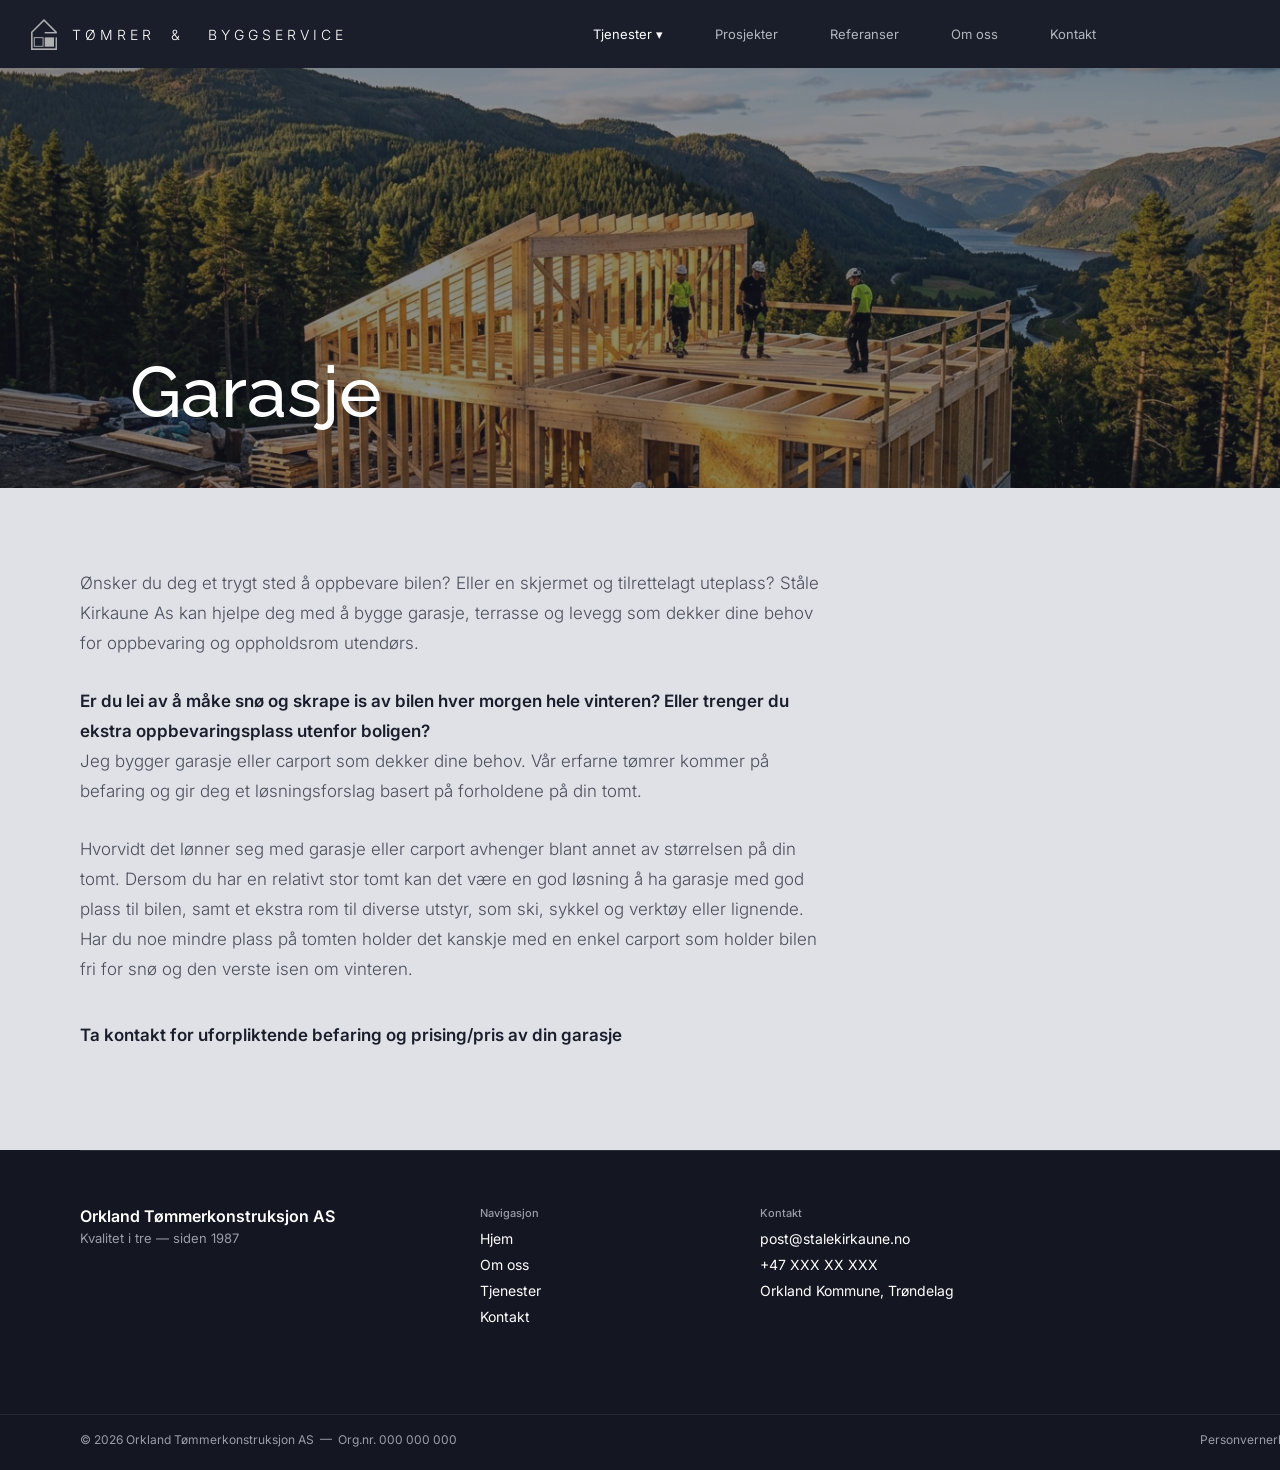
<file: garasje.html>
<!DOCTYPE html>
<html lang="no">
  <head>
    <meta name="viewport" content="width=device-width, initial-scale=1" />
    <meta charset="utf-8" />
    <title>Garasje — Ståle Kirkaune AS</title>
    <link rel="stylesheet" href="globals.css" />
    <link rel="stylesheet" href="navbar.css" />
    <link rel="stylesheet" href="styleguide.css" />
    <link rel="stylesheet" href="style.css" />
    <link rel="stylesheet" href="tjeneste.css" />
    <link rel="stylesheet" href="responsive.css" />
  </head>
  <body>

    <div id="navbar-inject"></div>

    <!-- Hero -->
    <div class="tjeneste-hero">
      <img class="hero-bg" src="img/PHOTO-BG.png" />
      <div class="hero-overlay"></div>
      <div class="right-column">
        <div class="side-label">TJENESTER&nbsp;&nbsp;·&nbsp;&nbsp;STÅLE KIRKAUNE AS</div>
      </div>
      <h1 class="hero-title">Garasje</h1>
    </div>

    <!-- Innhold -->
    <div class="tjeneste-content">
      <div class="content-inner">
        <p>Ønsker du deg et trygt sted å oppbevare bilen? Eller en skjermet og tilrettelagt uteplass? Ståle Kirkaune As kan hjelpe deg med å bygge garasje, terrasse og levegg som dekker dine behov for oppbevaring og oppholdsrom utendørs.</p>
        <p><strong>Er du lei av å måke snø og skrape is av bilen hver morgen hele vinteren? Eller trenger du ekstra oppbevaringsplass utenfor boligen?</strong><br />Jeg bygger garasje eller carport som dekker dine behov. Vår erfarne tømrer kommer på befaring og gir deg et løsningsforslag basert på forholdene på din tomt.</p>
        <p>Hvorvidt det lønner seg med garasje eller carport avhenger blant annet av størrelsen på din tomt. Dersom du har en relativt stor tomt kan det være en god løsning å ha garasje med god plass til bilen, samt et ekstra rom til diverse utstyr, som ski, sykkel og verktøy eller lignende. Har du noe mindre plass på tomten holder det kanskje med en enkel carport som holder bilen fri for snø og den verste isen om vinteren.</p>
        <p class="cta-line">Ta kontakt for uforpliktende befaring og prising/pris av din garasje</p>
      </div>
    </div>

    <!-- Footer -->
    <div class="footer-brevan-style">
      <div class="separator"></div>
      <div class="text-wrapper">Orkland Tømmerkonstruksjon AS</div>
      <p class="div">Kvalitet i tre — siden 1987</p>
      <div class="text-wrapper-2">Navigasjon</div>
      <div class="text-wrapper-3">Hjem</div>
      <div class="text-wrapper-4">Om oss</div>
      <div class="text-wrapper-5">Tjenester</div>
      <div class="text-wrapper-6">Kontakt</div>
      <div class="text-wrapper-7">Kontakt</div>
      <div class="text-wrapper-8">post@stalekirkaune.no</div>
      <div class="text-wrapper-9">+47 XXX XX XXX</div>
      <div class="text-wrapper-10">Orkland Kommune, Trøndelag</div>
      <div class="bottom-separator"></div>
      <p class="element-orkland-t">© 2026 Orkland Tømmerkonstruksjon AS&nbsp;&nbsp;—&nbsp;&nbsp;Org.nr. 000 000 000</p>
      <div class="text-wrapper-11">Personvernerklæring</div>
    </div>

  <script src="navbar.js"></script>
  </body>
</html>
</file>
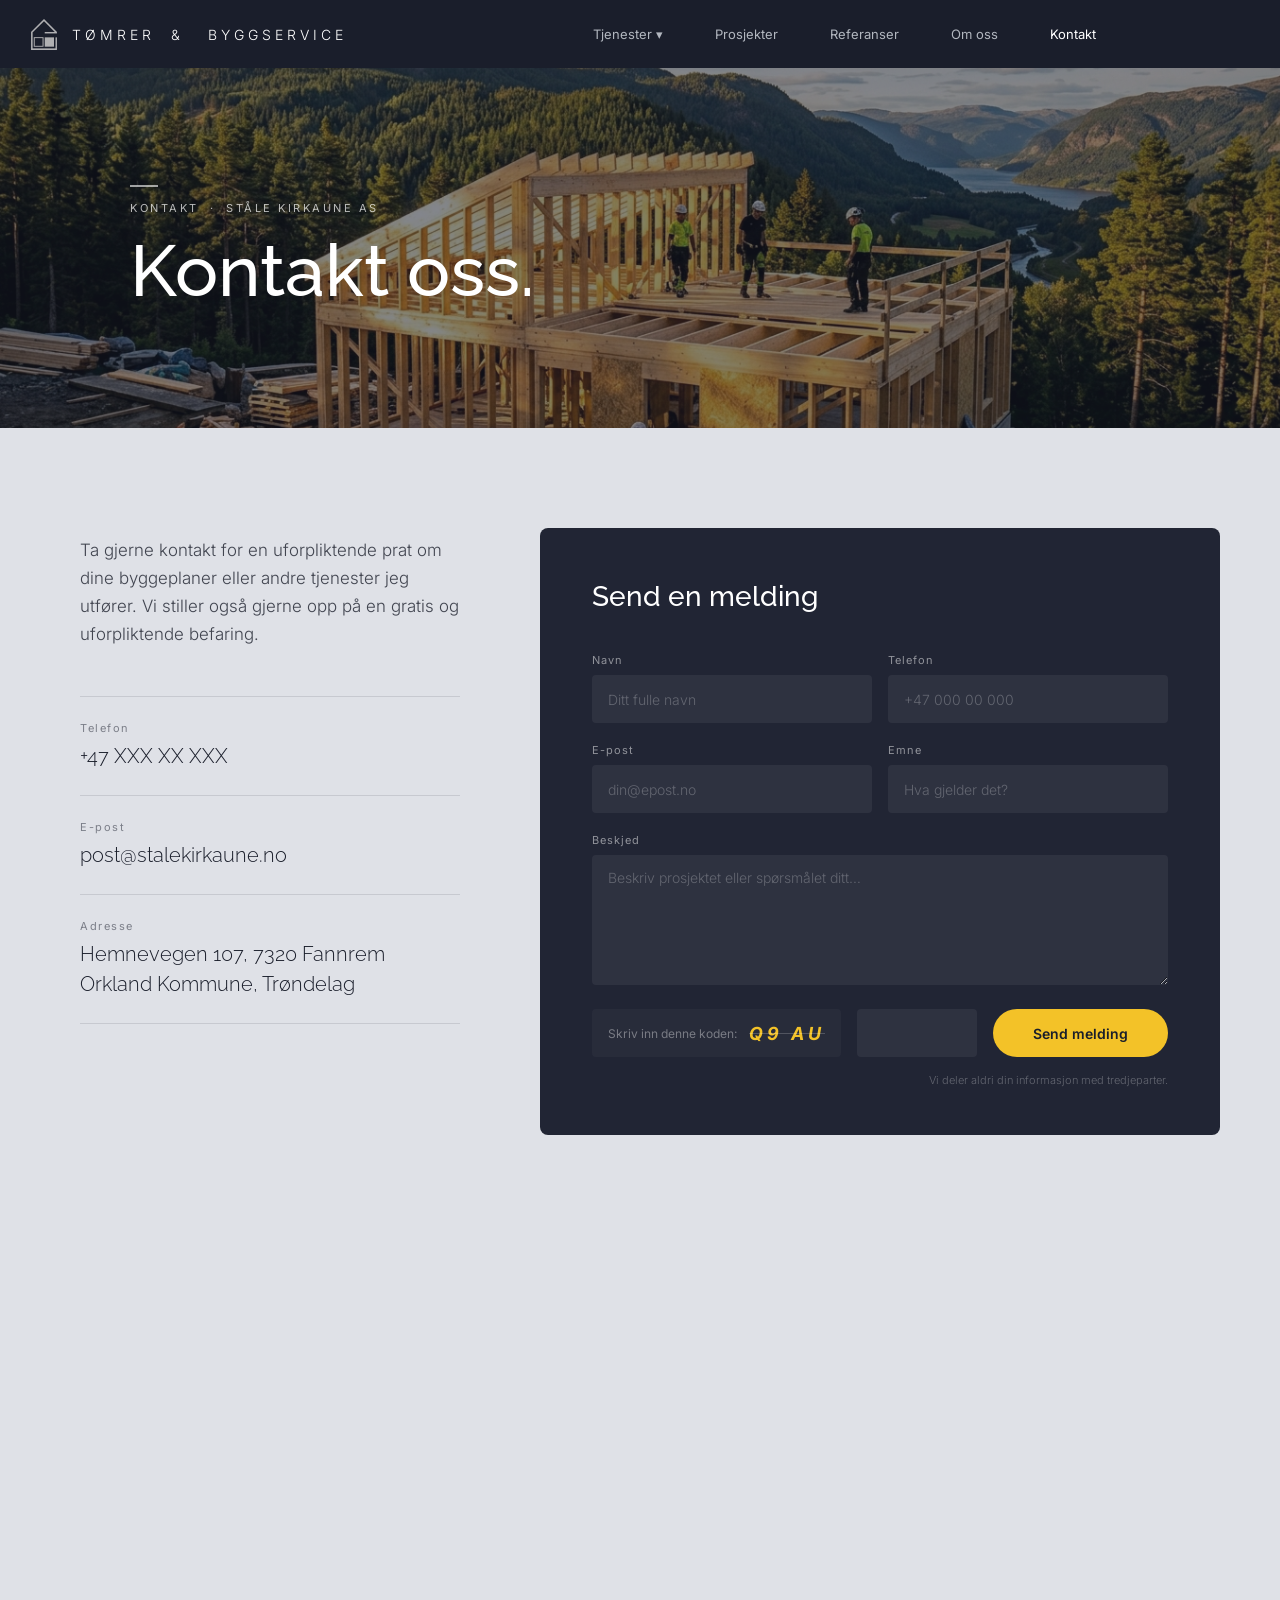
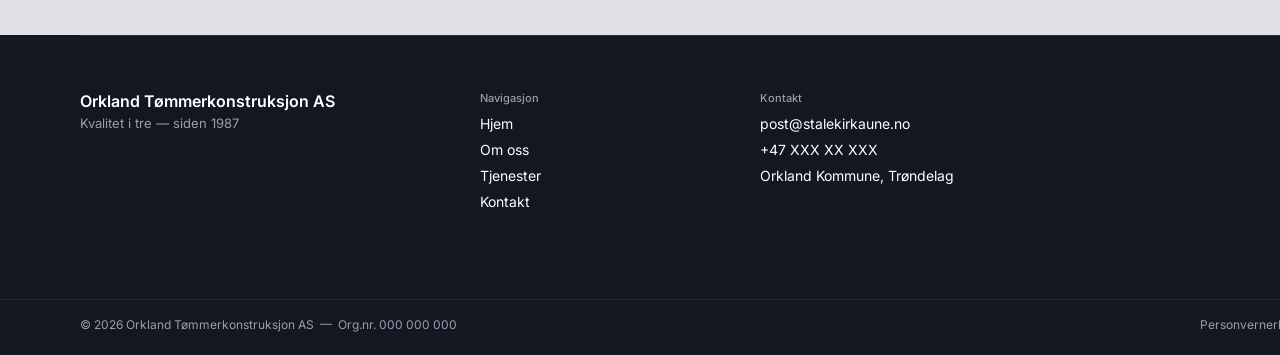
<file: kontakt-oss.html>
<!DOCTYPE html>
<html lang="no">
  <head>
    <meta name="viewport" content="width=device-width, initial-scale=1" />
    <meta charset="utf-8" />
    <title>Kontakt oss — Ståle Kirkaune AS</title>
    <link rel="stylesheet" href="globals.css" />
    <link rel="stylesheet" href="navbar.css" />
    <link rel="stylesheet" href="styleguide.css" />
    <link rel="stylesheet" href="style.css" />
    <link rel="stylesheet" href="om-oss.css" />
    <link rel="stylesheet" href="kontakt-oss.css" />
    <link rel="stylesheet" href="responsive.css" />
  </head>
  <body>

    <div id="navbar-inject"></div>

    <!-- Hero -->
    <div class="kontakt-hero">
      <img class="kontakt-hero__bg" src="img/PHOTO-BG.png" alt="" />
      <div class="kontakt-hero__overlay"></div>
      <div class="kontakt-hero__content">
        <div class="kontakt-hero__eyebrow-line"></div>
        <p class="kontakt-hero__eyebrow">KONTAKT&nbsp;&nbsp;·&nbsp;&nbsp;STÅLE KIRKAUNE AS</p>
        <h1 class="kontakt-hero__title">Kontakt oss.</h1>
      </div>
      <div class="kontakt-hero__sidebar">
        <span class="kontakt-hero__sidebar-text">ORKLAND&nbsp;&nbsp;·&nbsp;&nbsp;TØMMERKONSTRUKSJON</span>
      </div>
    </div>

    <!-- Intro + Form -->
    <div class="kontakt-body">

      <!-- Left: intro + kontaktinfo -->
      <div class="kontakt-info">
        <p class="kontakt-info__lead">
          Ta gjerne kontakt for en uforpliktende prat om dine byggeplaner eller andre tjenester jeg utfører.
          Vi stiller også gjerne opp på en gratis og uforpliktende befaring.
        </p>

        <div class="kontakt-info__divider"></div>

        <div class="kontakt-info__row">
          <span class="kontakt-info__label">Telefon</span>
          <span class="kontakt-info__value">+47 XXX XX XXX</span>
        </div>
        <div class="kontakt-info__divider"></div>

        <div class="kontakt-info__row">
          <span class="kontakt-info__label">E-post</span>
          <span class="kontakt-info__value">post@stalekirkaune.no</span>
        </div>
        <div class="kontakt-info__divider"></div>

        <div class="kontakt-info__row">
          <span class="kontakt-info__label">Adresse</span>
          <span class="kontakt-info__value">Hemnevegen 107, 7320 Fannrem<br />Orkland Kommune, Trøndelag</span>
        </div>
        <div class="kontakt-info__divider"></div>
      </div>

      <!-- Right: form -->
      <div class="kontakt-form-card">
        <h2 class="kontakt-form-card__title">Send en melding</h2>

        <form class="kontakt-form" action="#" method="post">
          <div class="kontakt-form__row">
            <div class="kontakt-form__field">
              <label class="kontakt-form__label">Navn</label>
              <input class="kontakt-form__input" type="text" placeholder="Ditt fulle navn" name="navn" />
            </div>
            <div class="kontakt-form__field">
              <label class="kontakt-form__label">Telefon</label>
              <input class="kontakt-form__input" type="tel" placeholder="+47 000 00 000" name="telefon" />
            </div>
          </div>

          <div class="kontakt-form__row">
            <div class="kontakt-form__field">
              <label class="kontakt-form__label">E-post</label>
              <input class="kontakt-form__input" type="email" placeholder="din@epost.no" name="epost" />
            </div>
            <div class="kontakt-form__field">
              <label class="kontakt-form__label">Emne</label>
              <input class="kontakt-form__input" type="text" placeholder="Hva gjelder det?" name="emne" />
            </div>
          </div>

          <div class="kontakt-form__field kontakt-form__field--full">
            <label class="kontakt-form__label">Beskjed</label>
            <textarea class="kontakt-form__textarea" placeholder="Beskriv prosjektet eller spørsmålet ditt…" name="beskjed" rows="6"></textarea>
          </div>

          <div class="kontakt-form__captcha-row">
            <div class="kontakt-form__captcha-box">
              <span class="kontakt-form__captcha-label">Skriv inn denne koden:</span>
              <span class="kontakt-form__captcha-code">Q9 AU</span>
            </div>
            <input class="kontakt-form__captcha-input" type="text" placeholder="" name="captcha" />
            <button class="kontakt-form__submit" type="submit">Send melding</button>
          </div>

          <p class="kontakt-form__privacy">Vi deler aldri din informasjon med tredjeparter.</p>
        </form>
      </div>

    </div>

    <!-- Kart -->
    <div class="kontakt-kart">
      <iframe
        class="kontakt-kart__iframe"
        src="https://www.google.com/maps/embed?pb=!1m18!1m12!1m3!1d1803.4!2d9.8!3d63.3!2m3!1f0!2f0!3f0!3m2!1i1024!2i768!4f13.1!3m3!1m2!1s0x46639e6b3c4e3e3b%3A0x0!2sHemnevegen%20107%2C%207320%20Fannrem!5e0!3m2!1sno!2sno!4v1700000000000"
        allowfullscreen=""
        loading="lazy"
        referrerpolicy="no-referrer-when-downgrade"
        title="Kart — Ståle Kirkaune AS"
      ></iframe>
    </div>

    <!-- Footer -->
    <div class="footer-brevan-style">
      <div class="separator"></div>
      <div class="text-wrapper">Orkland Tømmerkonstruksjon AS</div>
      <p class="div">Kvalitet i tre — siden 1987</p>
      <div class="text-wrapper-2">Navigasjon</div>
      <div class="text-wrapper-3">Hjem</div>
      <div class="text-wrapper-4">Om oss</div>
      <div class="text-wrapper-5">Tjenester</div>
      <div class="text-wrapper-6">Kontakt</div>
      <div class="text-wrapper-7">Kontakt</div>
      <div class="text-wrapper-8">post@stalekirkaune.no</div>
      <div class="text-wrapper-9">+47 XXX XX XXX</div>
      <div class="text-wrapper-10">Orkland Kommune, Trøndelag</div>
      <div class="bottom-separator"></div>
      <p class="element-orkland-t">© 2026 Orkland Tømmerkonstruksjon AS&nbsp;&nbsp;—&nbsp;&nbsp;Org.nr. 000 000 000</p>
      <div class="text-wrapper-11">Personvernerklæring</div>
    </div>

  <script src="navbar.js"></script>
  </body>
</html>
</file>
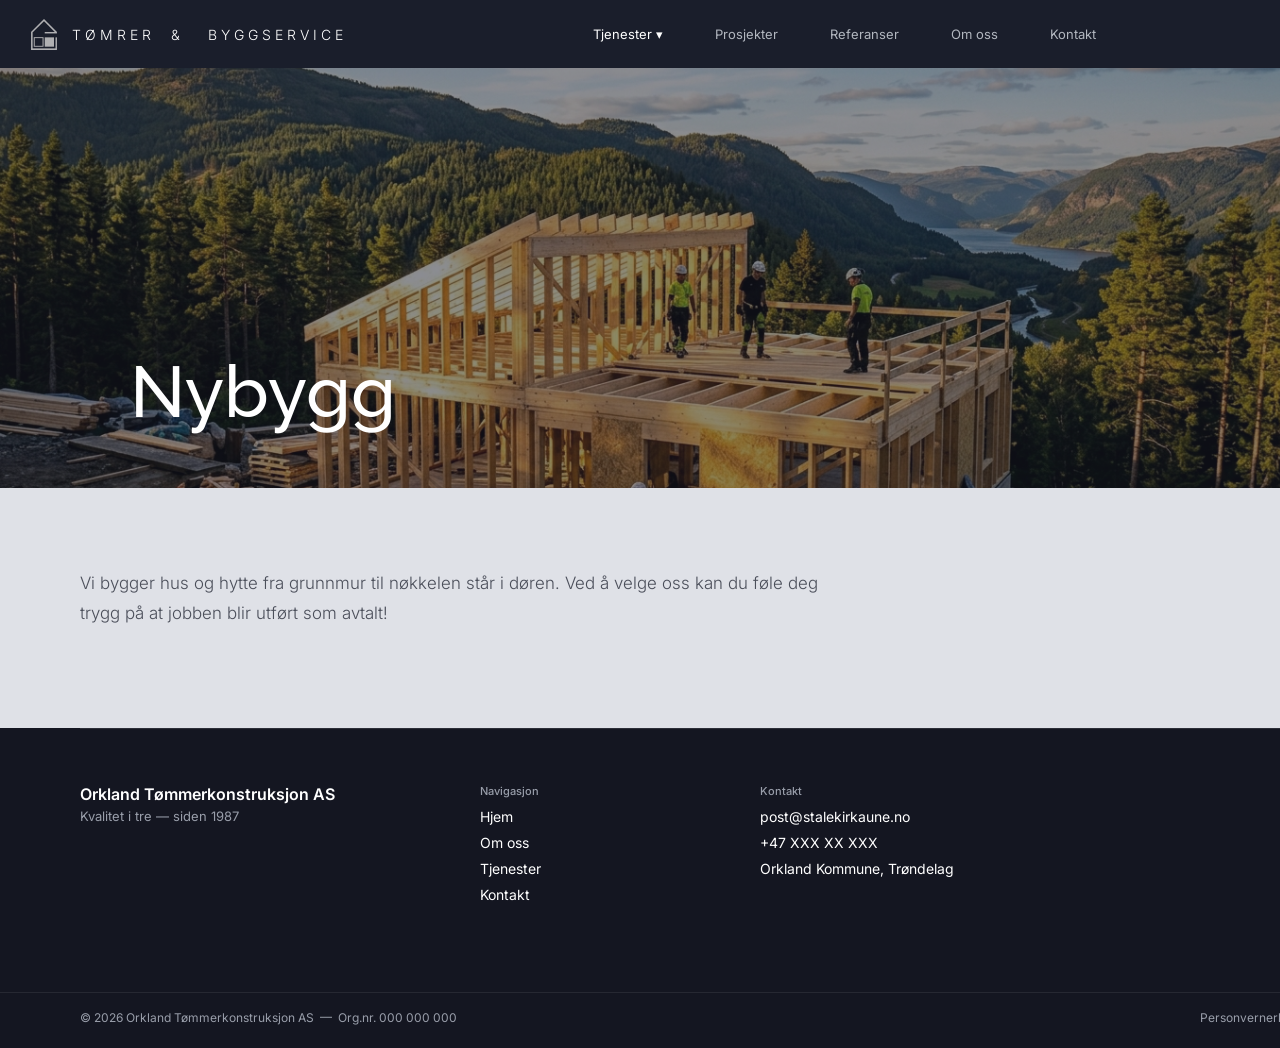
<file: nybygg.html>
<!DOCTYPE html>
<html lang="no">
  <head>
    <meta name="viewport" content="width=device-width, initial-scale=1" />
    <meta charset="utf-8" />
    <title>Nybygg — Ståle Kirkaune AS</title>
    <link rel="stylesheet" href="globals.css" />
    <link rel="stylesheet" href="navbar.css" />
    <link rel="stylesheet" href="styleguide.css" />
    <link rel="stylesheet" href="style.css" />
    <link rel="stylesheet" href="tjeneste.css" />
    <link rel="stylesheet" href="responsive.css" />
  </head>
  <body>

    <div id="navbar-inject"></div>

    <!-- Hero -->
    <div class="tjeneste-hero">
      <img class="hero-bg" src="img/PHOTO-BG.png" />
      <div class="hero-overlay"></div>
      <div class="right-column">
        <div class="side-label">TJENESTER&nbsp;&nbsp;·&nbsp;&nbsp;STÅLE KIRKAUNE AS</div>
      </div>
      <h1 class="hero-title">Nybygg</h1>
    </div>

    <!-- Innhold -->
    <div class="tjeneste-content">
      <div class="content-inner">
        <p>Vi bygger hus og hytte fra grunnmur til nøkkelen står i døren. Ved å velge oss kan du føle deg trygg på at jobben blir utført som avtalt!</p>
      </div>
    </div>

    <!-- Footer -->
    <div class="footer-brevan-style">
      <div class="separator"></div>
      <div class="text-wrapper">Orkland Tømmerkonstruksjon AS</div>
      <p class="div">Kvalitet i tre — siden 1987</p>
      <div class="text-wrapper-2">Navigasjon</div>
      <div class="text-wrapper-3">Hjem</div>
      <div class="text-wrapper-4">Om oss</div>
      <div class="text-wrapper-5">Tjenester</div>
      <div class="text-wrapper-6">Kontakt</div>
      <div class="text-wrapper-7">Kontakt</div>
      <div class="text-wrapper-8">post@stalekirkaune.no</div>
      <div class="text-wrapper-9">+47 XXX XX XXX</div>
      <div class="text-wrapper-10">Orkland Kommune, Trøndelag</div>
      <div class="bottom-separator"></div>
      <p class="element-orkland-t">© 2026 Orkland Tømmerkonstruksjon AS&nbsp;&nbsp;—&nbsp;&nbsp;Org.nr. 000 000 000</p>
      <div class="text-wrapper-11">Personvernerklæring</div>
    </div>

  <script src="navbar.js"></script>
  </body>
</html>
</file>
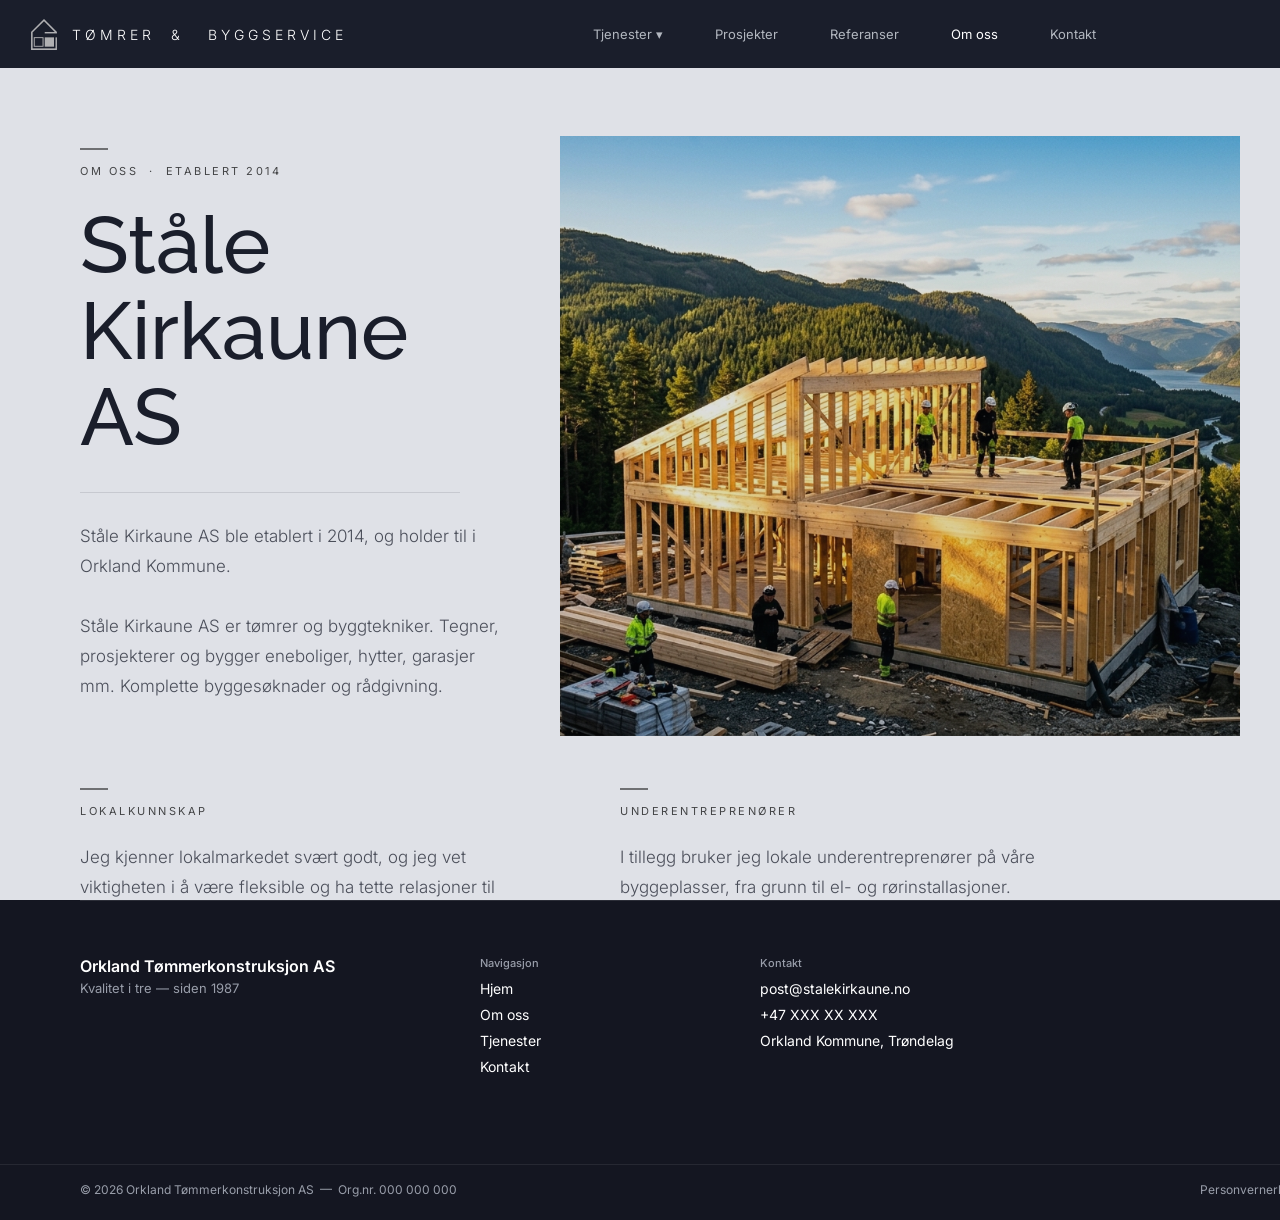
<file: om-oss.html>
<!DOCTYPE html>
<html lang="no">
  <head>
    <meta name="viewport" content="width=device-width, initial-scale=1" />
    <meta charset="utf-8" />
    <title>Om oss — Ståle Kirkaune AS</title>
    <link rel="stylesheet" href="globals.css" />
    <link rel="stylesheet" href="navbar.css" />
    <link rel="stylesheet" href="styleguide.css" />
    <link rel="stylesheet" href="style.css" />
    <link rel="stylesheet" href="om-oss.css" />
    <link rel="stylesheet" href="responsive.css" />
  </head>
  <body>

    <div id="navbar-inject"></div>

    <!-- Side wrapper -->
    <div class="om-oss-page">

      <!-- Right column -->
      <div class="right-column">
        <div class="ORKLAND-t">OM&nbsp;&nbsp;OSS&nbsp;&nbsp;·&nbsp;&nbsp;STÅLE KIRKAUNE AS</div>
      </div>

      <!-- Left: intro block -->
      <div class="intro-block">
        <div class="label-line"></div>
        <div class="label-text">OM OSS&nbsp;&nbsp;·&nbsp;&nbsp;ETABLERT 2014</div>

        <h1 class="heading-large">Ståle<br />Kirkaune<br />AS</h1>

        <div class="divider"></div>

        <p class="body-text">
          Ståle Kirkaune AS ble etablert i 2014, og holder til i Orkland Kommune.<br /><br />
          Ståle Kirkaune AS er tømrer og byggtekniker. Tegner, prosjekterer og bygger eneboliger, hytter, garasjer mm. Komplette byggesøknader og rådgivning.
        </p>
      </div>

      <!-- Center: photo -->
      <div class="center-photo">
        <img src="img/PHOTO-BG.png" alt="Ståle Kirkaune på byggeplass" />
        <div class="photo-overlay"></div>
      </div>

      <!-- Bottom: two columns of body text -->
      <div class="bottom-section">

        <div class="bottom-left">
          <div class="label-line"></div>
          <div class="label-text">LOKALKUNNSKAP</div>
          <p class="body-text">
            Jeg kjenner lokalmarkedet svært godt, og jeg vet viktigheten i å være fleksible og ha tette relasjoner til kundene.
          </p>
        </div>

        <div class="bottom-right">
          <div class="label-line"></div>
          <div class="label-text">UNDERENTREPRENØRER</div>
          <p class="body-text">
            I tillegg bruker jeg lokale underentreprenører på våre byggeplasser, fra grunn til el- og rørinstallasjoner.
          </p>
        </div>

      </div>

    </div>

    <!-- Footer -->
    <div class="footer-brevan-style">
      <div class="separator"></div>
      <div class="text-wrapper">Orkland Tømmerkonstruksjon AS</div>
      <p class="div">Kvalitet i tre — siden 1987</p>
      <div class="text-wrapper-2">Navigasjon</div>
      <div class="text-wrapper-3">Hjem</div>
      <div class="text-wrapper-4">Om oss</div>
      <div class="text-wrapper-5">Tjenester</div>
      <div class="text-wrapper-6">Kontakt</div>
      <div class="text-wrapper-7">Kontakt</div>
      <div class="text-wrapper-8">post@stalekirkaune.no</div>
      <div class="text-wrapper-9">+47 XXX XX XXX</div>
      <div class="text-wrapper-10">Orkland Kommune, Trøndelag</div>
      <div class="bottom-separator"></div>
      <p class="element-orkland-t">© 2026 Orkland Tømmerkonstruksjon AS&nbsp;&nbsp;—&nbsp;&nbsp;Org.nr. 000 000 000</p>
      <div class="text-wrapper-11">Personvernerklæring</div>
    </div>

  <script src="navbar.js"></script>
  </body>
</html>
</file>
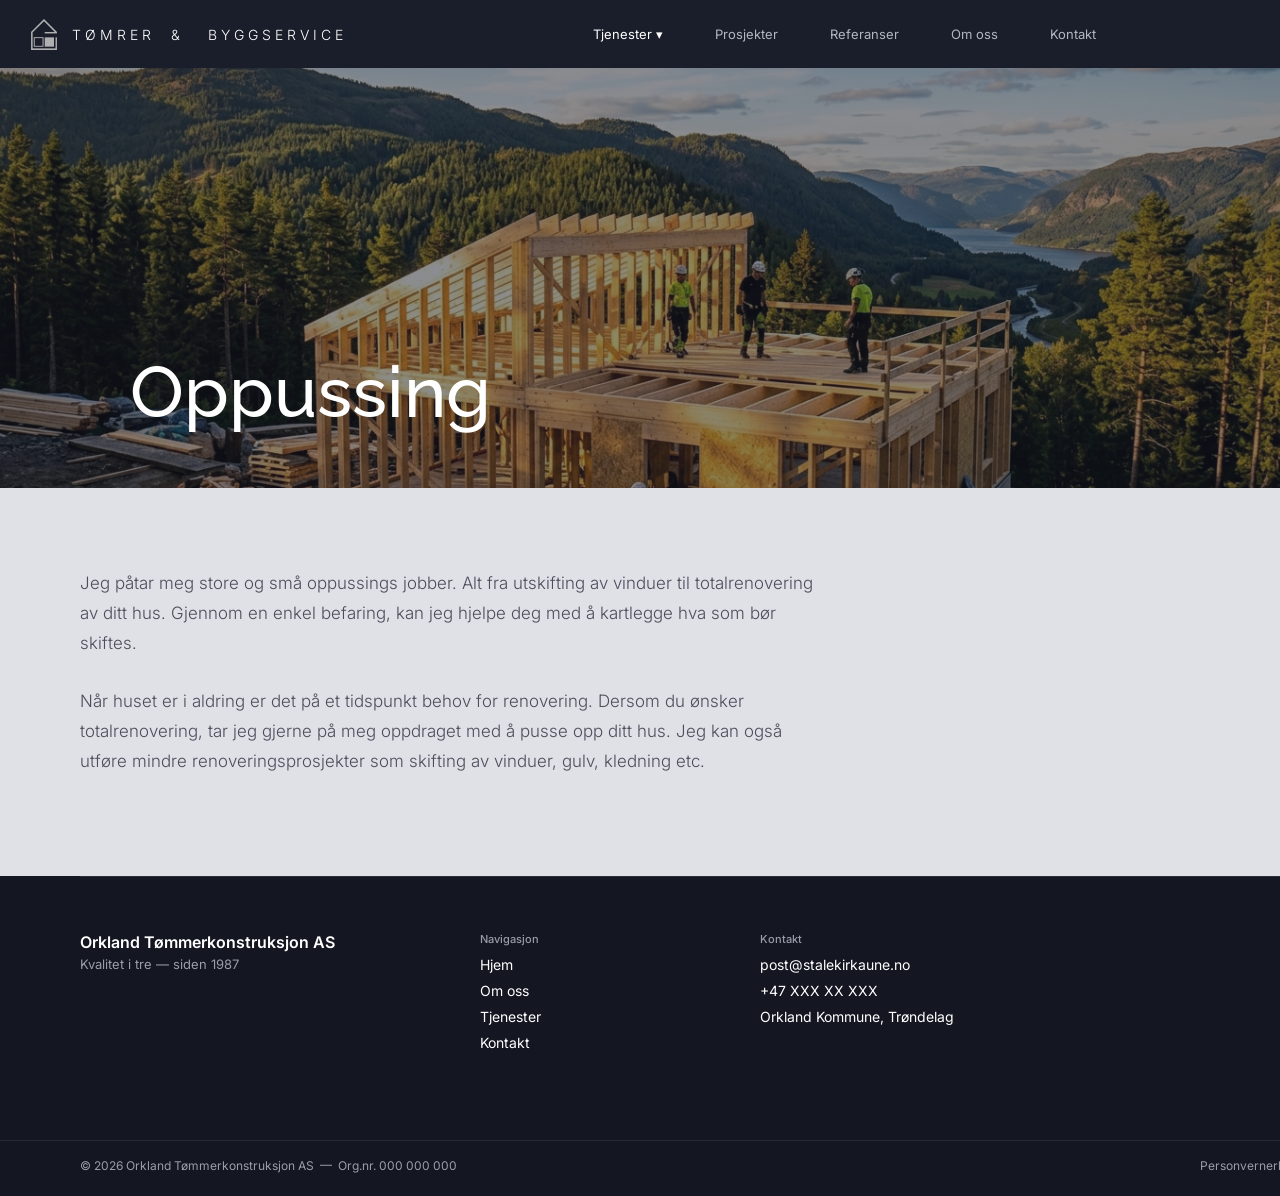
<file: oppussing.html>
<!DOCTYPE html>
<html lang="no">
  <head>
    <meta name="viewport" content="width=device-width, initial-scale=1" />
    <meta charset="utf-8" />
    <title>Oppussing — Ståle Kirkaune AS</title>
    <link rel="stylesheet" href="globals.css" />
    <link rel="stylesheet" href="navbar.css" />
    <link rel="stylesheet" href="styleguide.css" />
    <link rel="stylesheet" href="style.css" />
    <link rel="stylesheet" href="tjeneste.css" />
    <link rel="stylesheet" href="responsive.css" />
  </head>
  <body>

    <div id="navbar-inject"></div>

    <!-- Hero -->
    <div class="tjeneste-hero">
      <img class="hero-bg" src="img/PHOTO-BG.png" />
      <div class="hero-overlay"></div>
      <div class="right-column">
        <div class="side-label">TJENESTER&nbsp;&nbsp;·&nbsp;&nbsp;STÅLE KIRKAUNE AS</div>
      </div>
      <h1 class="hero-title">Oppussing</h1>
    </div>

    <!-- Innhold -->
    <div class="tjeneste-content">
      <div class="content-inner">
        <p>Jeg påtar meg store og små oppussings jobber. Alt fra utskifting av vinduer til totalrenovering av ditt hus. Gjennom en enkel befaring, kan jeg hjelpe deg med å kartlegge hva som bør skiftes.</p>
        <p>Når huset er i aldring er det på et tidspunkt behov for renovering. Dersom du ønsker totalrenovering, tar jeg gjerne på meg oppdraget med å pusse opp ditt hus. Jeg kan også utføre mindre renoveringsprosjekter som skifting av vinduer, gulv, kledning etc.</p>
      </div>
    </div>

    <!-- Footer -->
    <div class="footer-brevan-style">
      <div class="separator"></div>
      <div class="text-wrapper">Orkland Tømmerkonstruksjon AS</div>
      <p class="div">Kvalitet i tre — siden 1987</p>
      <div class="text-wrapper-2">Navigasjon</div>
      <div class="text-wrapper-3">Hjem</div>
      <div class="text-wrapper-4">Om oss</div>
      <div class="text-wrapper-5">Tjenester</div>
      <div class="text-wrapper-6">Kontakt</div>
      <div class="text-wrapper-7">Kontakt</div>
      <div class="text-wrapper-8">post@stalekirkaune.no</div>
      <div class="text-wrapper-9">+47 XXX XX XXX</div>
      <div class="text-wrapper-10">Orkland Kommune, Trøndelag</div>
      <div class="bottom-separator"></div>
      <p class="element-orkland-t">© 2026 Orkland Tømmerkonstruksjon AS&nbsp;&nbsp;—&nbsp;&nbsp;Org.nr. 000 000 000</p>
      <div class="text-wrapper-11">Personvernerklæring</div>
    </div>

  <script src="navbar.js"></script>
  </body>
</html>
</file>
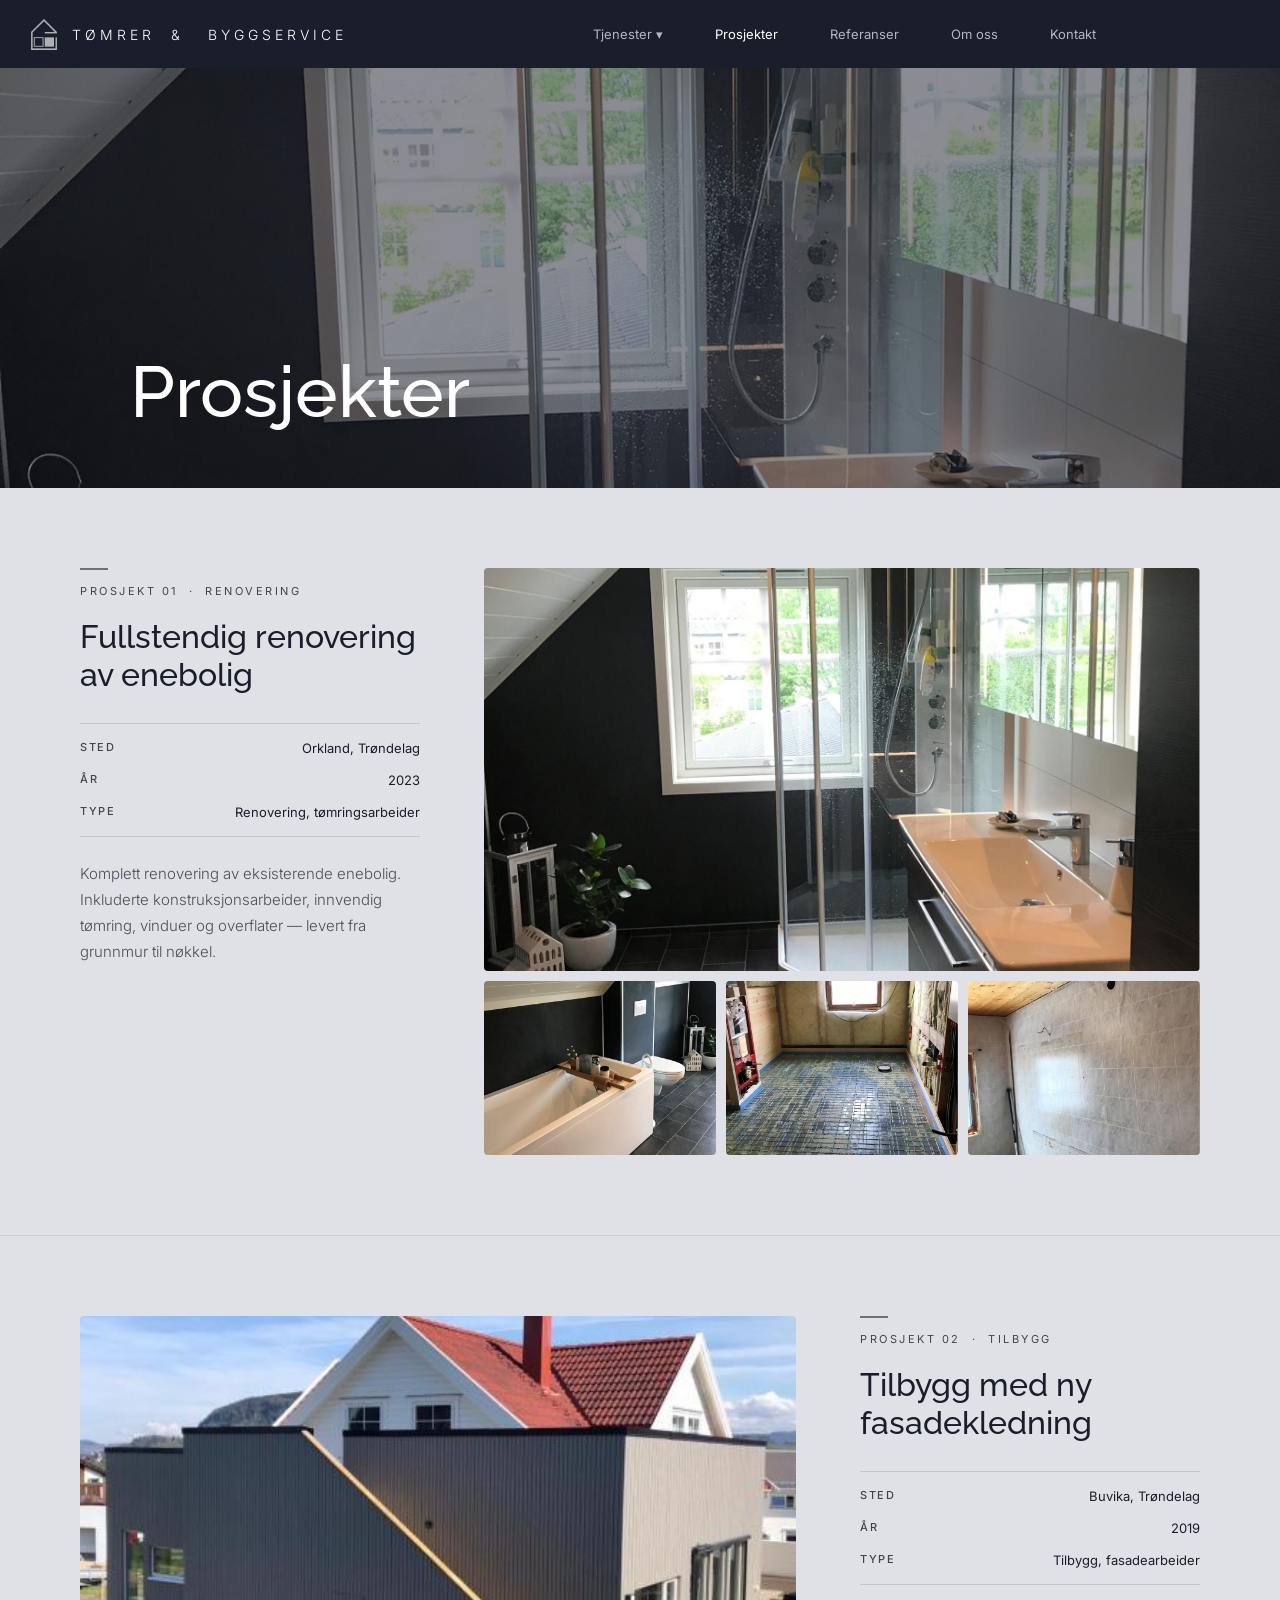
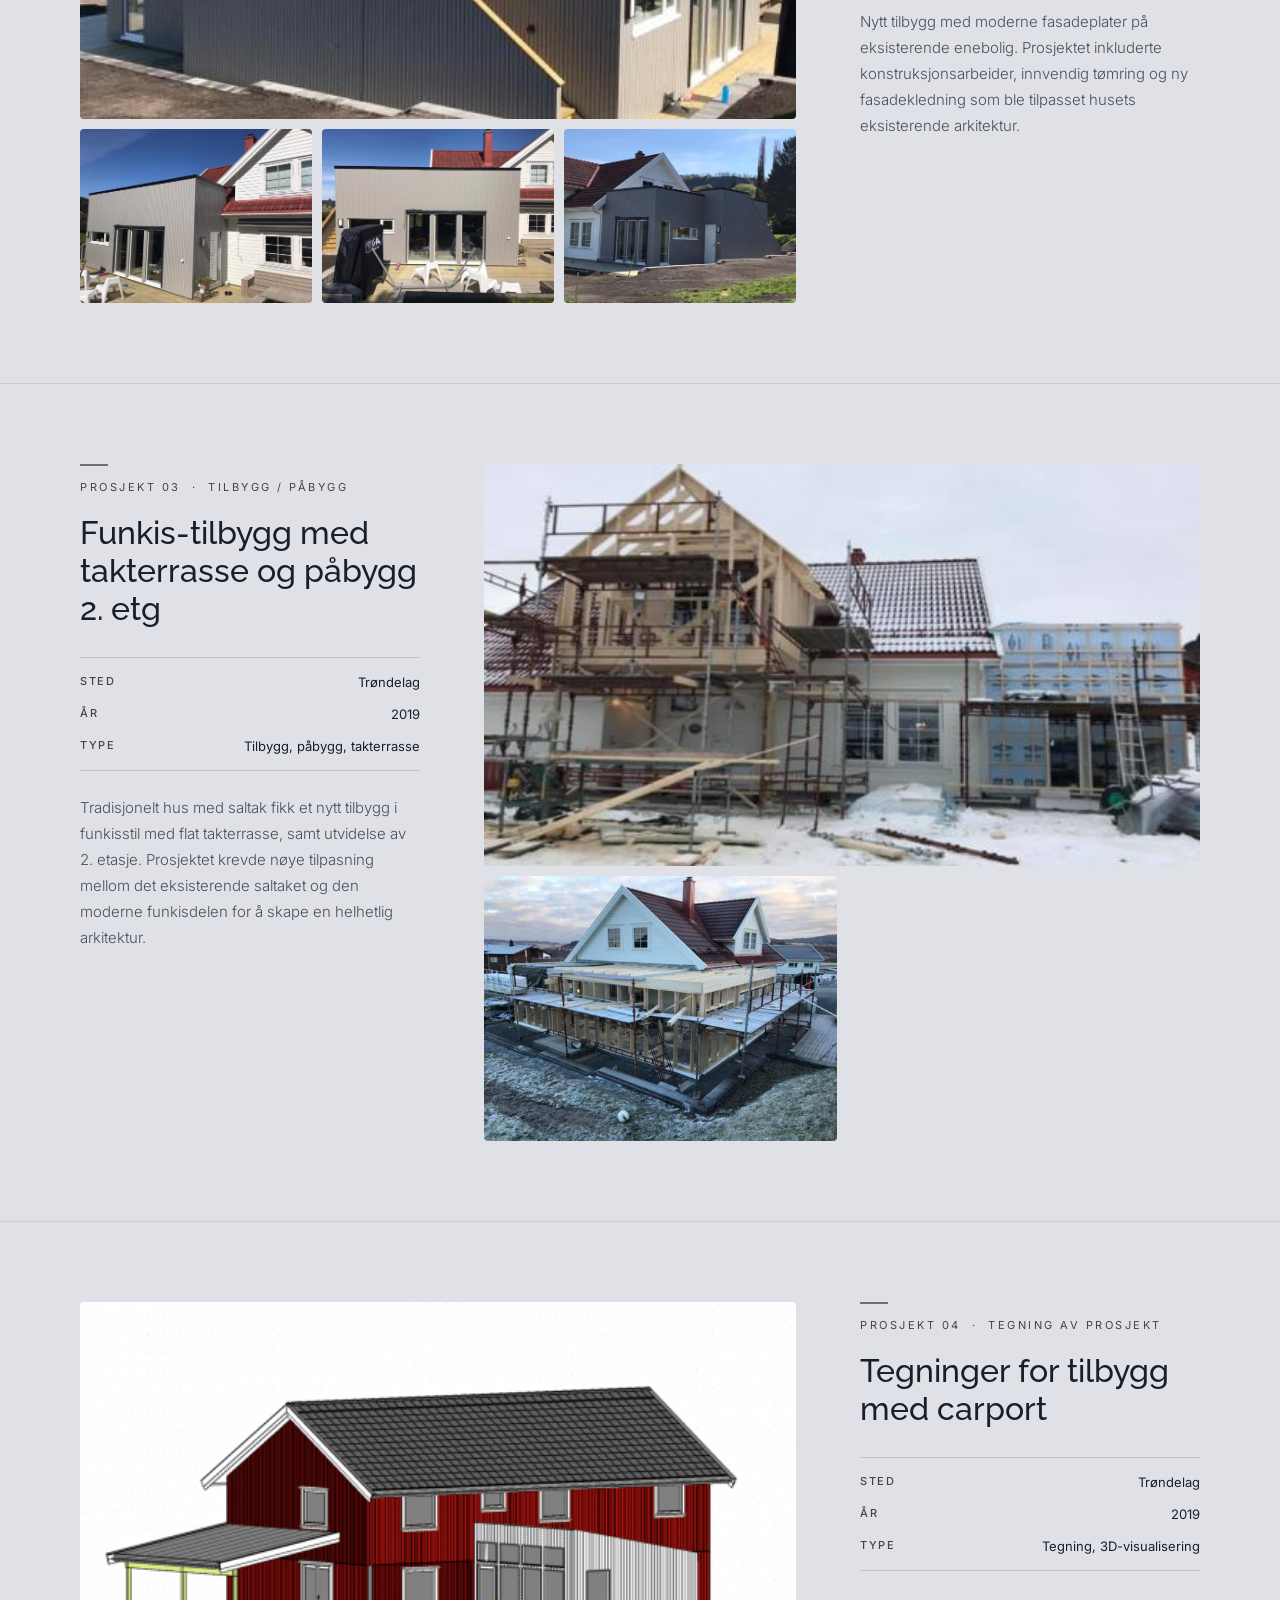
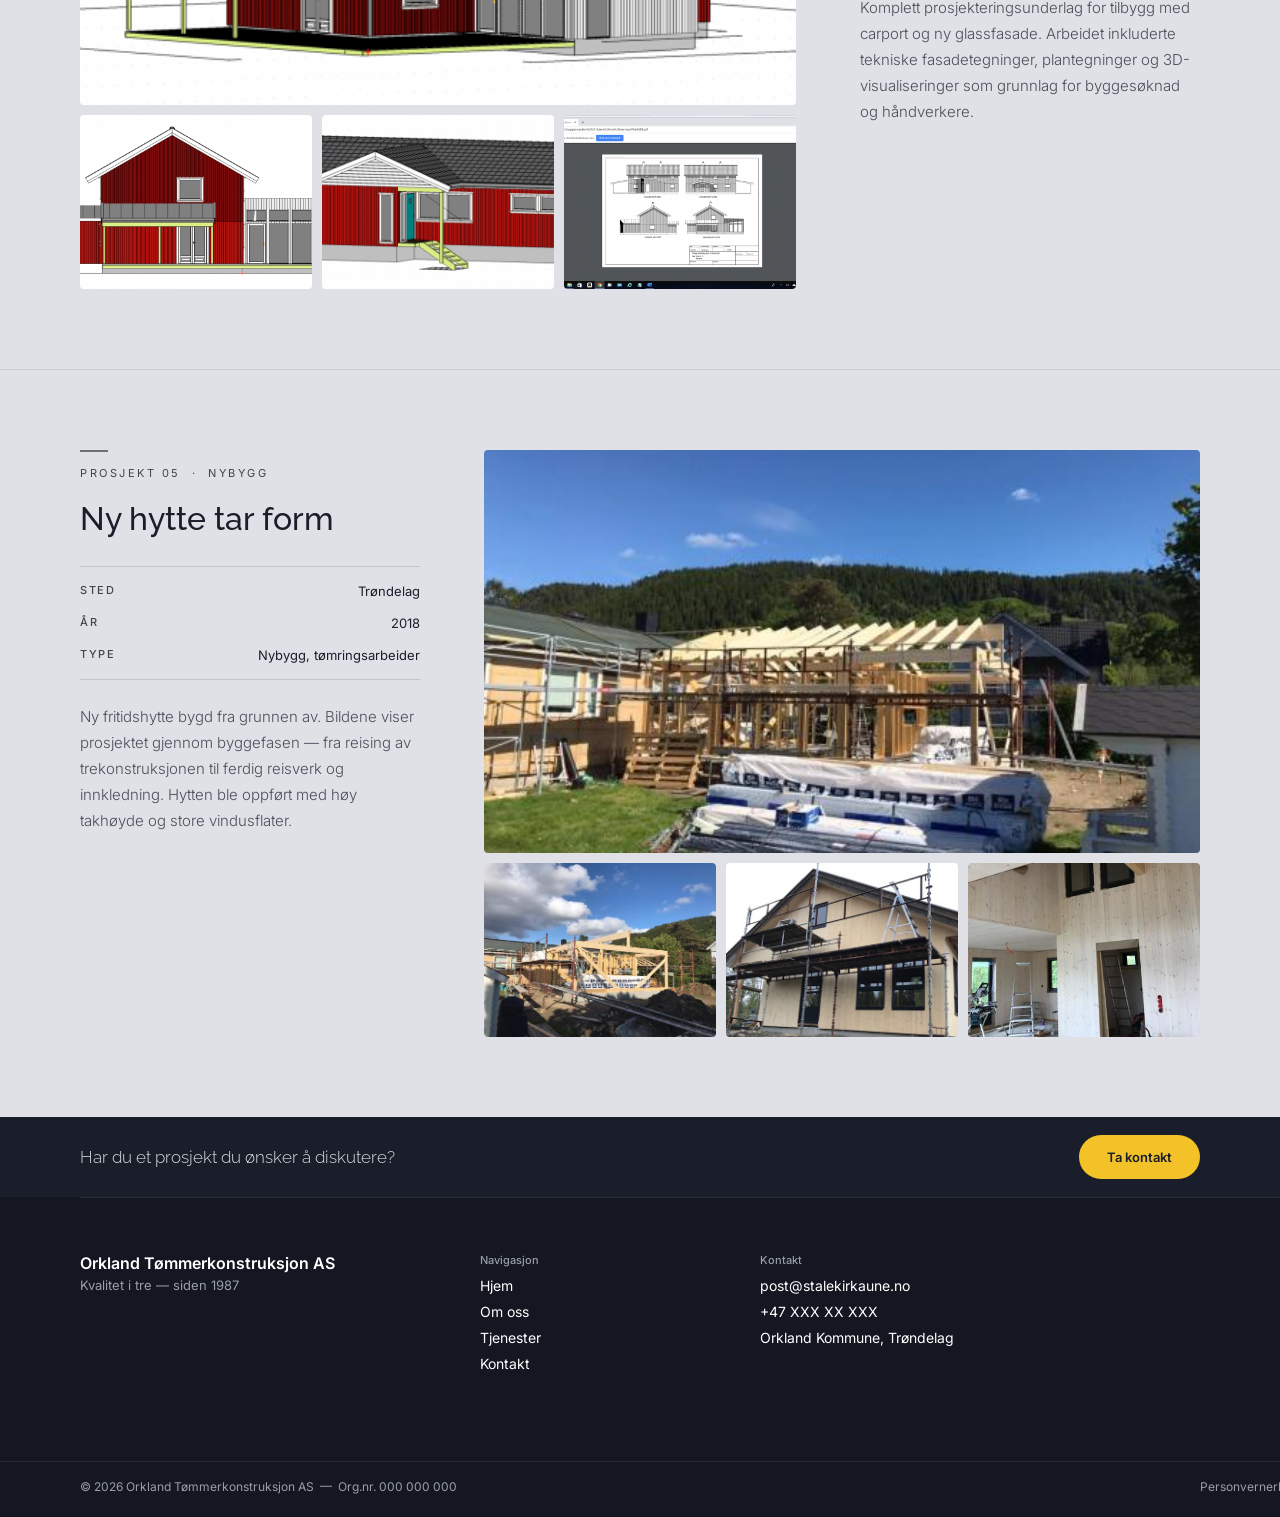
<file: prosjekter.html>
<!DOCTYPE html>
<html lang="no">
  <head>
    <meta name="viewport" content="width=device-width, initial-scale=1" />
    <meta charset="utf-8" />
    <title>Prosjekter — Ståle Kirkaune AS</title>
    <link rel="stylesheet" href="globals.css" />
    <link rel="stylesheet" href="navbar.css" />
    <link rel="stylesheet" href="styleguide.css" />
    <link rel="stylesheet" href="style.css" />
    <link rel="stylesheet" href="tjeneste.css" />
    <link rel="stylesheet" href="prosjekter.css" />
    <link rel="stylesheet" href="responsive.css" />
  </head>
  <body>

    <div id="navbar-inject"></div>

    <!-- Hero -->
    <div class="tjeneste-hero">
      <img class="hero-bg" src="img/reno.jpg" />
      <div class="hero-overlay"></div>
      <div class="right-column">
        <div class="side-label">PROSJEKTER&nbsp;&nbsp;·&nbsp;&nbsp;STÅLE KIRKAUNE AS</div>
      </div>
      <h1 class="hero-title">Prosjekter</h1>
    </div>

    <!-- Prosjekt: Renovering -->
    <div class="prosjekt-seksjon">

      <!-- Info-kolonne -->
      <div class="prosjekt-info">
        <div class="prosjekt-info__eyebrow-line"></div>
        <p class="prosjekt-info__label">PROSJEKT 01&nbsp;&nbsp;·&nbsp;&nbsp;RENOVERING</p>
        <h2 class="prosjekt-info__tittel">Fullstendig renovering av enebolig</h2>
        <div class="prosjekt-info__divider"></div>
        <div class="prosjekt-info__rad">
          <span class="prosjekt-info__nokkel">Sted</span>
          <span class="prosjekt-info__verdi">Orkland, Trøndelag</span>
        </div>
        <div class="prosjekt-info__rad">
          <span class="prosjekt-info__nokkel">År</span>
          <span class="prosjekt-info__verdi">2023</span>
        </div>
        <div class="prosjekt-info__rad">
          <span class="prosjekt-info__nokkel">Type</span>
          <span class="prosjekt-info__verdi">Renovering, tømringsarbeider</span>
        </div>
        <div class="prosjekt-info__divider"></div>
        <p class="prosjekt-info__tekst">Komplett renovering av eksisterende enebolig. Inkluderte konstruksjonsarbeider, innvendig tømring, vinduer og overflater — levert fra grunnmur til nøkkel.</p>
      </div>

      <!-- Bildegalleri -->
      <div class="prosjekt-galleri">
        <div class="prosjekt-galleri__hovd">
          <img src="img/reno.jpg" alt="Renovering" />
        </div>
        <div class="prosjekt-galleri__grid">
          <img src="img/reno1-768x823.jpg" alt="Renovering detalj 1" />
          <img src="img/reno3-1538x2048.jpg" alt="Renovering detalj 2" />
          <img src="img/reno4-1538x2048.jpg" alt="Renovering detalj 3" />
        </div>
      </div>

    </div>

    <!-- Prosjekt: Tilbygg Buvika -->
    <div class="prosjekt-seksjon prosjekt-seksjon--alt">

      <!-- Bildegalleri -->
      <div class="prosjekt-galleri">
        <div class="prosjekt-galleri__hovd">
          <img src="img/buvika.jpg" alt="Tilbygg Buvika" />
        </div>
        <div class="prosjekt-galleri__grid">
          <img src="img/buvika1.jpg" alt="Tilbygg Buvika detalj 1" />
          <img src="img/buvika2.jpg" alt="Tilbygg Buvika detalj 2" />
          <img src="img/buvika3.jpg" alt="Tilbygg Buvika detalj 3" />
        </div>
      </div>

      <!-- Info-kolonne -->
      <div class="prosjekt-info">
        <div class="prosjekt-info__eyebrow-line"></div>
        <p class="prosjekt-info__label">PROSJEKT 02&nbsp;&nbsp;·&nbsp;&nbsp;TILBYGG</p>
        <h2 class="prosjekt-info__tittel">Tilbygg med ny fasadekledning</h2>
        <div class="prosjekt-info__divider"></div>
        <div class="prosjekt-info__rad">
          <span class="prosjekt-info__nokkel">Sted</span>
          <span class="prosjekt-info__verdi">Buvika, Trøndelag</span>
        </div>
        <div class="prosjekt-info__rad">
          <span class="prosjekt-info__nokkel">År</span>
          <span class="prosjekt-info__verdi">2019</span>
        </div>
        <div class="prosjekt-info__rad">
          <span class="prosjekt-info__nokkel">Type</span>
          <span class="prosjekt-info__verdi">Tilbygg, fasadearbeider</span>
        </div>
        <div class="prosjekt-info__divider"></div>
        <p class="prosjekt-info__tekst">Nytt tilbygg med moderne fasadeplater på eksisterende enebolig. Prosjektet inkluderte konstruksjonsarbeider, innvendig tømring og ny fasadekledning som ble tilpasset husets eksisterende arkitektur.</p>
      </div>

    </div>

    <!-- Prosjekt: Funkis-tilbygg med takterrasse -->
    <div class="prosjekt-seksjon">

      <!-- Info-kolonne -->
      <div class="prosjekt-info">
        <div class="prosjekt-info__eyebrow-line"></div>
        <p class="prosjekt-info__label">PROSJEKT 03&nbsp;&nbsp;·&nbsp;&nbsp;TILBYGG / PÅBYGG</p>
        <h2 class="prosjekt-info__tittel">Funkis-tilbygg med takterrasse og påbygg 2. etg</h2>
        <div class="prosjekt-info__divider"></div>
        <div class="prosjekt-info__rad">
          <span class="prosjekt-info__nokkel">Sted</span>
          <span class="prosjekt-info__verdi">Trøndelag</span>
        </div>
        <div class="prosjekt-info__rad">
          <span class="prosjekt-info__nokkel">År</span>
          <span class="prosjekt-info__verdi">2019</span>
        </div>
        <div class="prosjekt-info__rad">
          <span class="prosjekt-info__nokkel">Type</span>
          <span class="prosjekt-info__verdi">Tilbygg, påbygg, takterrasse</span>
        </div>
        <div class="prosjekt-info__divider"></div>
        <p class="prosjekt-info__tekst">Tradisjonelt hus med saltak fikk et nytt tilbygg i funkisstil med flat takterrasse, samt utvidelse av 2. etasje. Prosjektet krevde nøye tilpasning mellom det eksisterende saltaket og den moderne funkisdelen for å skape en helhetlig arkitektur.</p>
      </div>

      <!-- Bildegalleri -->
      <div class="prosjekt-galleri">
        <div class="prosjekt-galleri__hovd">
          <img src="img/funkis1.jpg" alt="Funkis-tilbygg under bygging" />
        </div>
        <div class="prosjekt-galleri__grid prosjekt-galleri__grid--2">
          <img src="img/funkis2.jpg" alt="Takterrasse sett ovenfra" />
        </div>
      </div>

    </div>

    <!-- Prosjekt: Tegninger av tilbygg -->
    <div class="prosjekt-seksjon prosjekt-seksjon--alt">

      <!-- Bildegalleri -->
      <div class="prosjekt-galleri">
        <div class="prosjekt-galleri__hovd">
          <img src="img/tegning-hero.png" alt="3D-visualisering av tilbygg" />
        </div>
        <div class="prosjekt-galleri__grid">
          <img src="img/tegning1.png" alt="Fasadetegning med tilbygg" />
          <img src="img/tegning2.png" alt="Eksisterende hus" />
          <img src="img/tegning3.png" alt="Teknisk fasadetegning" />
        </div>
      </div>

      <!-- Info-kolonne -->
      <div class="prosjekt-info">
        <div class="prosjekt-info__eyebrow-line"></div>
        <p class="prosjekt-info__label">PROSJEKT 04&nbsp;&nbsp;·&nbsp;&nbsp;TEGNING AV PROSJEKT</p>
        <h2 class="prosjekt-info__tittel">Tegninger for tilbygg med carport</h2>
        <div class="prosjekt-info__divider"></div>
        <div class="prosjekt-info__rad">
          <span class="prosjekt-info__nokkel">Sted</span>
          <span class="prosjekt-info__verdi">Trøndelag</span>
        </div>
        <div class="prosjekt-info__rad">
          <span class="prosjekt-info__nokkel">År</span>
          <span class="prosjekt-info__verdi">2019</span>
        </div>
        <div class="prosjekt-info__rad">
          <span class="prosjekt-info__nokkel">Type</span>
          <span class="prosjekt-info__verdi">Tegning, 3D-visualisering</span>
        </div>
        <div class="prosjekt-info__divider"></div>
        <p class="prosjekt-info__tekst">Komplett prosjekteringsunderlag for tilbygg med carport og ny glassfasade. Arbeidet inkluderte tekniske fasadetegninger, plantegninger og 3D-visualiseringer som grunnlag for byggesøknad og håndverkere.</p>
      </div>

    </div>

    <!-- Prosjekt: Ny hytte tar form -->
    <div class="prosjekt-seksjon">

      <!-- Info-kolonne -->
      <div class="prosjekt-info">
        <div class="prosjekt-info__eyebrow-line"></div>
        <p class="prosjekt-info__label">PROSJEKT 05&nbsp;&nbsp;·&nbsp;&nbsp;NYBYGG</p>
        <h2 class="prosjekt-info__tittel">Ny hytte tar form</h2>
        <div class="prosjekt-info__divider"></div>
        <div class="prosjekt-info__rad">
          <span class="prosjekt-info__nokkel">Sted</span>
          <span class="prosjekt-info__verdi">Trøndelag</span>
        </div>
        <div class="prosjekt-info__rad">
          <span class="prosjekt-info__nokkel">År</span>
          <span class="prosjekt-info__verdi">2018</span>
        </div>
        <div class="prosjekt-info__rad">
          <span class="prosjekt-info__nokkel">Type</span>
          <span class="prosjekt-info__verdi">Nybygg, tømringsarbeider</span>
        </div>
        <div class="prosjekt-info__divider"></div>
        <p class="prosjekt-info__tekst">Ny fritidshytte bygd fra grunnen av. Bildene viser prosjektet gjennom byggefasen — fra reising av trekonstruksjonen til ferdig reisverk og innkledning. Hytten ble oppført med høy takhøyde og store vindusflater.</p>
      </div>

      <!-- Bildegalleri -->
      <div class="prosjekt-galleri">
        <div class="prosjekt-galleri__hovd">
          <img src="img/hytte-hero.jpg" alt="Ny hytte under bygging" />
        </div>
        <div class="prosjekt-galleri__grid">
          <img src="img/hytte1.jpg" alt="Trekonstruksjon reises" />
          <img src="img/hytte2.jpg" alt="Hytte nær ferdigstilling" />
          <img src="img/hytte3.jpg" alt="Innvendig høy takhøyde" />
        </div>
      </div>

    </div>

    <!-- CTA -->
    <div class="prosjekter-cta">
      <p class="prosjekter-cta__tekst">Har du et prosjekt du ønsker å diskutere?</p>
      <a href="kontakt-oss.html" class="prosjekter-cta__knapp">Ta kontakt</a>
    </div>

    <!-- Footer -->
    <div class="footer-brevan-style">
      <div class="separator"></div>
      <div class="text-wrapper">Orkland Tømmerkonstruksjon AS</div>
      <p class="div">Kvalitet i tre — siden 1987</p>
      <div class="text-wrapper-2">Navigasjon</div>
      <div class="text-wrapper-3">Hjem</div>
      <div class="text-wrapper-4">Om oss</div>
      <div class="text-wrapper-5">Tjenester</div>
      <div class="text-wrapper-6">Kontakt</div>
      <div class="text-wrapper-7">Kontakt</div>
      <div class="text-wrapper-8">post@stalekirkaune.no</div>
      <div class="text-wrapper-9">+47 XXX XX XXX</div>
      <div class="text-wrapper-10">Orkland Kommune, Trøndelag</div>
      <div class="bottom-separator"></div>
      <p class="element-orkland-t">© 2026 Orkland Tømmerkonstruksjon AS&nbsp;&nbsp;—&nbsp;&nbsp;Org.nr. 000 000 000</p>
      <div class="text-wrapper-11">Personvernerklæring</div>
    </div>

  <script src="navbar.js"></script>
  </body>
</html>
</file>
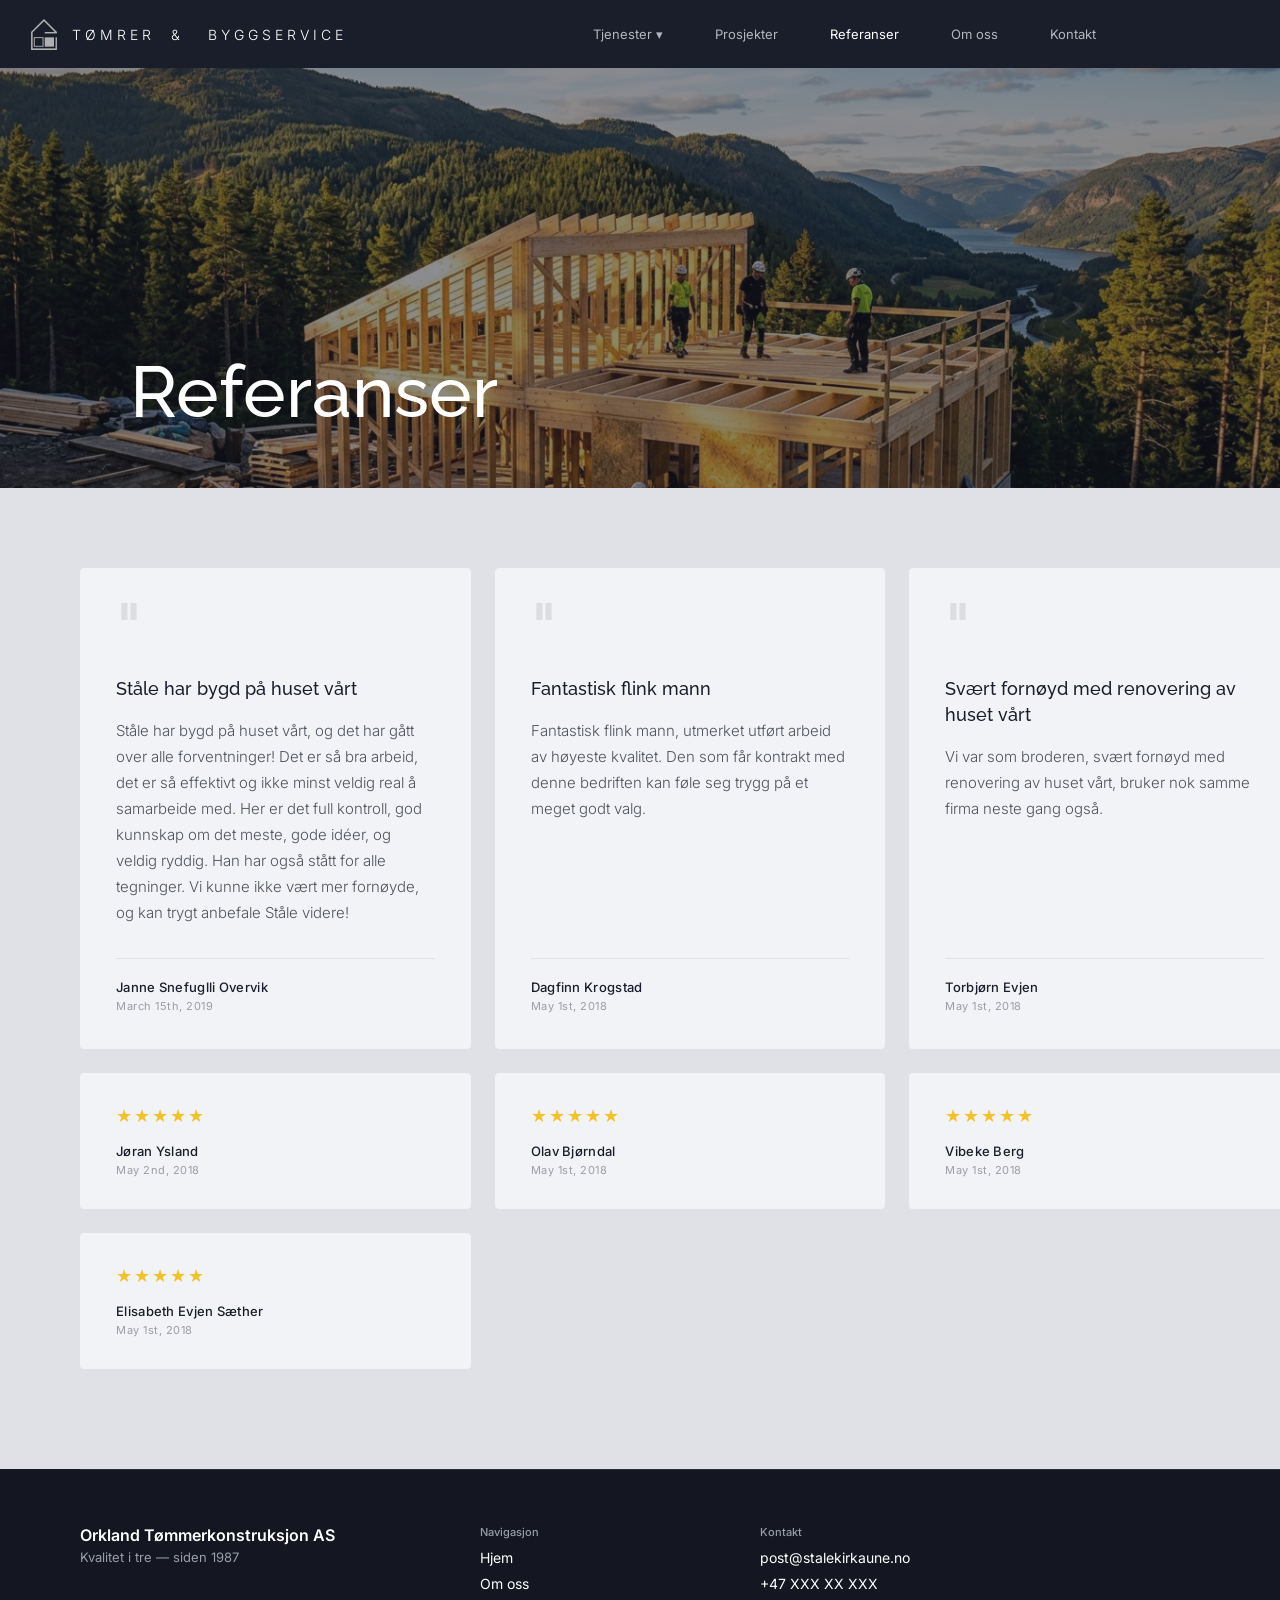
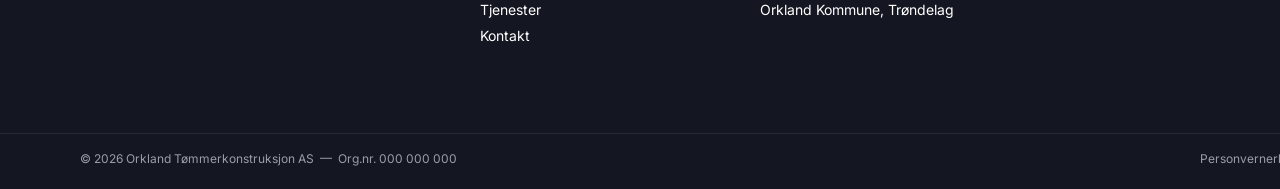
<file: referanser.html>
<!DOCTYPE html>
<html lang="no">
  <head>
    <meta name="viewport" content="width=device-width, initial-scale=1" />
    <meta charset="utf-8" />
    <title>Referanser — Ståle Kirkaune AS</title>
    <link rel="stylesheet" href="globals.css" />
    <link rel="stylesheet" href="navbar.css" />
    <link rel="stylesheet" href="styleguide.css" />
    <link rel="stylesheet" href="style.css" />
    <link rel="stylesheet" href="tjeneste.css" />
    <link rel="stylesheet" href="referanser.css" />
    <link rel="stylesheet" href="responsive.css" />
  </head>
  <body>

    <div id="navbar-inject"></div>

    <!-- Hero -->
    <div class="tjeneste-hero">
      <img class="hero-bg" src="img/PHOTO-BG.png" />
      <div class="hero-overlay"></div>
      <div class="right-column">
        <div class="side-label">REFERANSER&nbsp;&nbsp;·&nbsp;&nbsp;STÅLE KIRKAUNE AS</div>
      </div>
      <h1 class="hero-title">Referanser</h1>
    </div>

    <!-- Anmeldelser -->
    <div class="referanser-seksjon">

      <div class="ref-grid">

        <!-- Janne Snefuglli Overvik -->
        <div class="ref-card ref-card--stor">
          <div class="ref-quote">"</div>
          <div class="ref-tittel">Ståle har bygd på huset vårt</div>
          <p class="ref-tekst">Ståle har bygd på huset vårt, og det har gått over alle forventninger! Det er så bra arbeid, det er så effektivt og ikke minst veldig real å samarbeide med. Her er det full kontroll, god kunnskap om det meste, gode idéer, og veldig ryddig. Han har også stått for alle tegninger. Vi kunne ikke vært mer fornøyde, og kan trygt anbefale Ståle videre!</p>
          <div class="ref-meta">
            <div class="ref-navn">Janne Snefuglli Overvik</div>
            <div class="ref-dato">March 15th, 2019</div>
          </div>
        </div>

        <!-- Dagfinn Krogstad -->
        <div class="ref-card ref-card--stor">
          <div class="ref-quote">"</div>
          <div class="ref-tittel">Fantastisk flink mann</div>
          <p class="ref-tekst">Fantastisk flink mann, utmerket utført arbeid av høyeste kvalitet. Den som får kontrakt med denne bedriften kan føle seg trygg på et meget godt valg.</p>
          <div class="ref-meta">
            <div class="ref-navn">Dagfinn Krogstad</div>
            <div class="ref-dato">May 1st, 2018</div>
          </div>
        </div>

        <!-- Torbjørn Evjen -->
        <div class="ref-card ref-card--stor">
          <div class="ref-quote">"</div>
          <div class="ref-tittel">Svært fornøyd med renovering av huset vårt</div>
          <p class="ref-tekst">Vi var som broderen, svært fornøyd med renovering av huset vårt, bruker nok samme firma neste gang også.</p>
          <div class="ref-meta">
            <div class="ref-navn">Torbjørn Evjen</div>
            <div class="ref-dato">May 1st, 2018</div>
          </div>
        </div>

        <!-- Jøran Ysland -->
        <div class="ref-card ref-card--liten">
          <div class="ref-stjerner">★★★★★</div>
          <div class="ref-meta">
            <div class="ref-navn">Jøran Ysland</div>
            <div class="ref-dato">May 2nd, 2018</div>
          </div>
        </div>

        <!-- Olav Bjørndal -->
        <div class="ref-card ref-card--liten">
          <div class="ref-stjerner">★★★★★</div>
          <div class="ref-meta">
            <div class="ref-navn">Olav Bjørndal</div>
            <div class="ref-dato">May 1st, 2018</div>
          </div>
        </div>

        <!-- Vibeke Berg -->
        <div class="ref-card ref-card--liten">
          <div class="ref-stjerner">★★★★★</div>
          <div class="ref-meta">
            <div class="ref-navn">Vibeke Berg</div>
            <div class="ref-dato">May 1st, 2018</div>
          </div>
        </div>

        <!-- Elisabeth Evjen Sæther -->
        <div class="ref-card ref-card--liten">
          <div class="ref-stjerner">★★★★★</div>
          <div class="ref-meta">
            <div class="ref-navn">Elisabeth Evjen Sæther</div>
            <div class="ref-dato">May 1st, 2018</div>
          </div>
        </div>

      </div>
    </div>

    <!-- Footer -->
    <div class="footer-brevan-style">
      <div class="separator"></div>
      <div class="text-wrapper">Orkland Tømmerkonstruksjon AS</div>
      <p class="div">Kvalitet i tre — siden 1987</p>
      <div class="text-wrapper-2">Navigasjon</div>
      <div class="text-wrapper-3">Hjem</div>
      <div class="text-wrapper-4">Om oss</div>
      <div class="text-wrapper-5">Tjenester</div>
      <div class="text-wrapper-6">Kontakt</div>
      <div class="text-wrapper-7">Kontakt</div>
      <div class="text-wrapper-8">post@stalekirkaune.no</div>
      <div class="text-wrapper-9">+47 XXX XX XXX</div>
      <div class="text-wrapper-10">Orkland Kommune, Trøndelag</div>
      <div class="bottom-separator"></div>
      <p class="element-orkland-t">© 2026 Orkland Tømmerkonstruksjon AS&nbsp;&nbsp;—&nbsp;&nbsp;Org.nr. 000 000 000</p>
      <div class="text-wrapper-11">Personvernerklæring</div>
    </div>

  <script src="navbar.js"></script>
  </body>
</html>
</file>
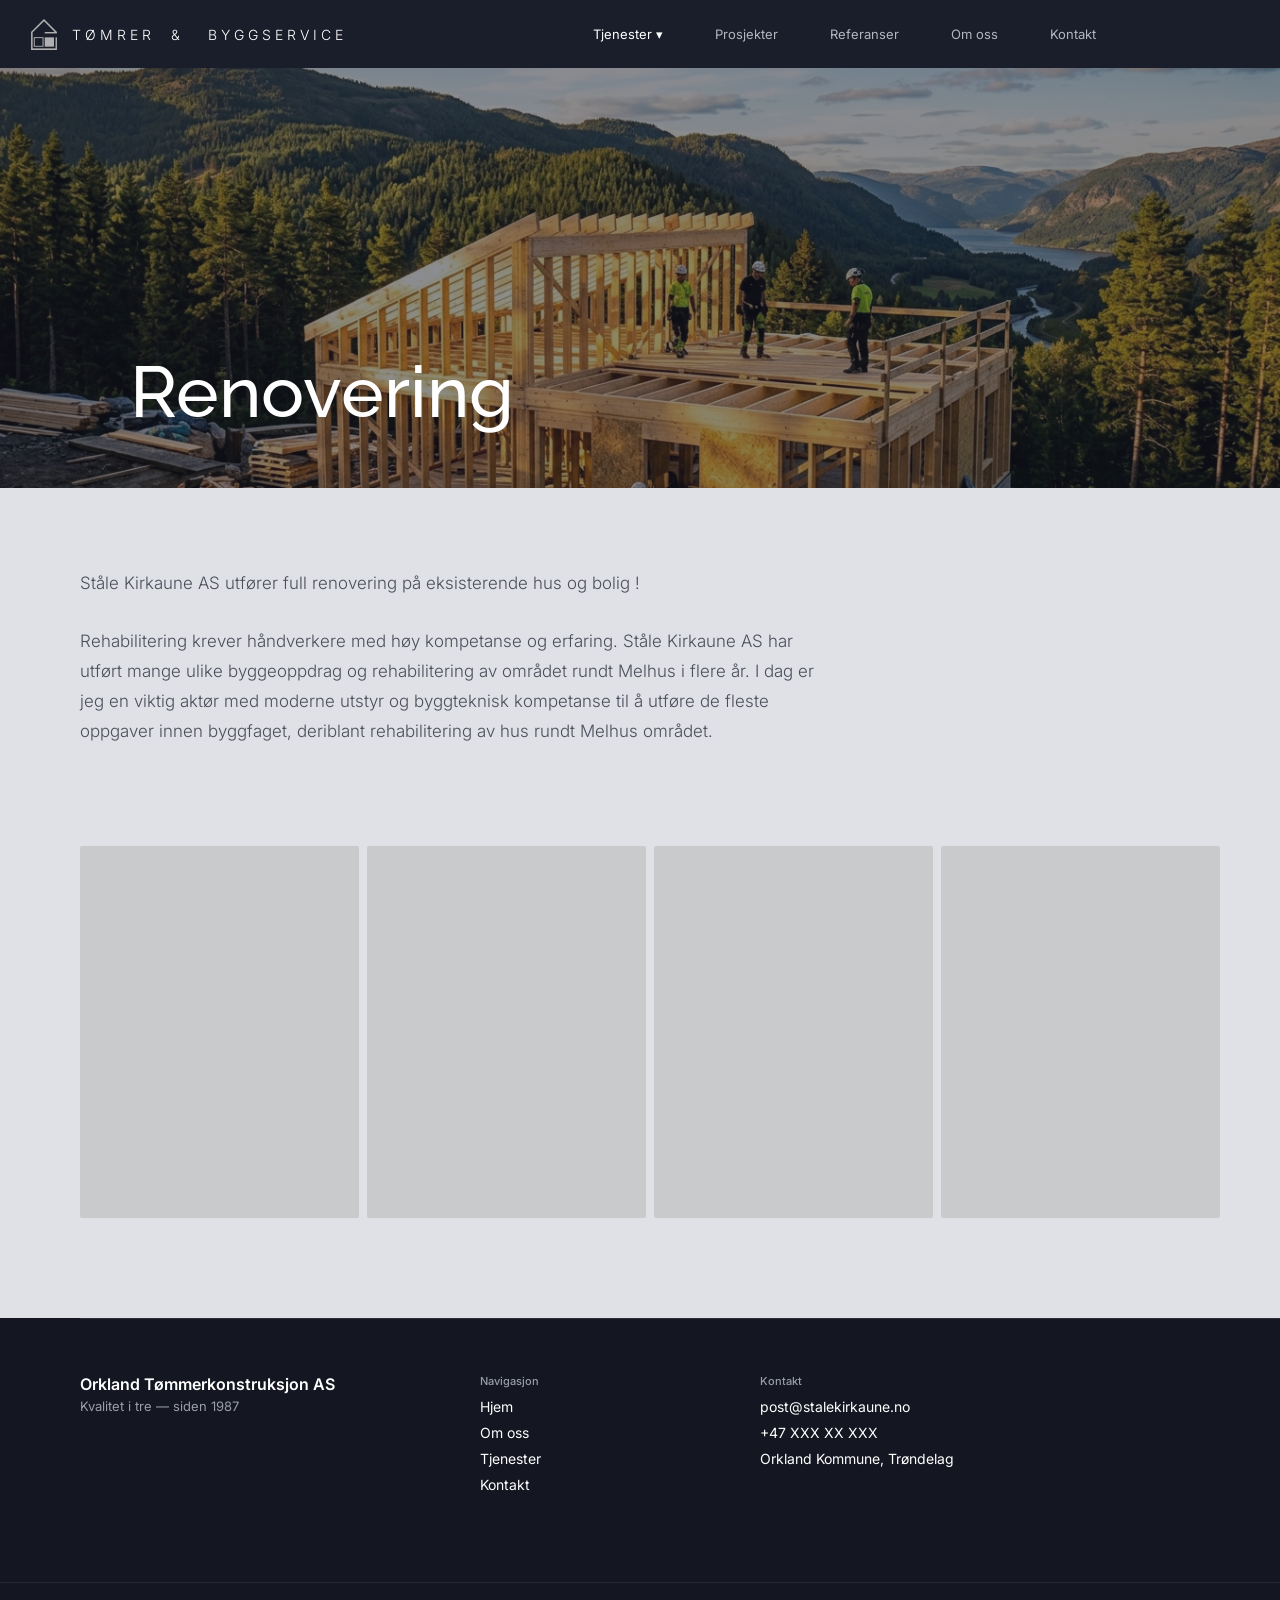
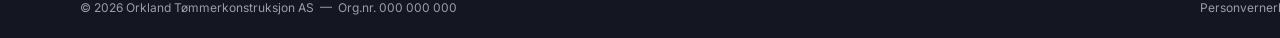
<file: renovering.html>
<!DOCTYPE html>
<html lang="no">
  <head>
    <meta name="viewport" content="width=device-width, initial-scale=1" />
    <meta charset="utf-8" />
    <title>Renovering — Ståle Kirkaune AS</title>
    <link rel="stylesheet" href="globals.css" />
    <link rel="stylesheet" href="navbar.css" />
    <link rel="stylesheet" href="styleguide.css" />
    <link rel="stylesheet" href="style.css" />
    <link rel="stylesheet" href="tjeneste.css" />
    <link rel="stylesheet" href="responsive.css" />
  </head>
  <body>

    <div id="navbar-inject"></div>

    <!-- Hero -->
    <div class="tjeneste-hero">
      <img class="hero-bg" src="img/PHOTO-BG.png" />
      <div class="hero-overlay"></div>
      <div class="right-column">
        <div class="side-label">TJENESTER&nbsp;&nbsp;·&nbsp;&nbsp;STÅLE KIRKAUNE AS</div>
      </div>
      <h1 class="hero-title">Renovering</h1>
    </div>

    <!-- Innhold -->
    <div class="tjeneste-content">
      <div class="content-inner">
        <p>Ståle Kirkaune AS utfører full renovering på eksisterende hus og bolig !</p>
        <p>Rehabilitering krever håndverkere med høy kompetanse og erfaring. Ståle Kirkaune AS har utført mange ulike byggeoppdrag og rehabilitering av området rundt Melhus i flere år. I dag er jeg en viktig aktør med moderne utstyr og byggteknisk kompetanse til å utføre de fleste oppgaver innen byggfaget, deriblant rehabilitering av hus rundt Melhus området.</p>
      </div>
      <div class="tjeneste-gallery">
        <div class="gallery-img"></div>
        <div class="gallery-img"></div>
        <div class="gallery-img"></div>
        <div class="gallery-img"></div>
      </div>
    </div>

    <!-- Footer -->
    <div class="footer-brevan-style">
      <div class="separator"></div>
      <div class="text-wrapper">Orkland Tømmerkonstruksjon AS</div>
      <p class="div">Kvalitet i tre — siden 1987</p>
      <div class="text-wrapper-2">Navigasjon</div>
      <div class="text-wrapper-3">Hjem</div>
      <div class="text-wrapper-4">Om oss</div>
      <div class="text-wrapper-5">Tjenester</div>
      <div class="text-wrapper-6">Kontakt</div>
      <div class="text-wrapper-7">Kontakt</div>
      <div class="text-wrapper-8">post@stalekirkaune.no</div>
      <div class="text-wrapper-9">+47 XXX XX XXX</div>
      <div class="text-wrapper-10">Orkland Kommune, Trøndelag</div>
      <div class="bottom-separator"></div>
      <p class="element-orkland-t">© 2026 Orkland Tømmerkonstruksjon AS&nbsp;&nbsp;—&nbsp;&nbsp;Org.nr. 000 000 000</p>
      <div class="text-wrapper-11">Personvernerklæring</div>
    </div>

  <script src="navbar.js"></script>
  </body>
</html>
</file>
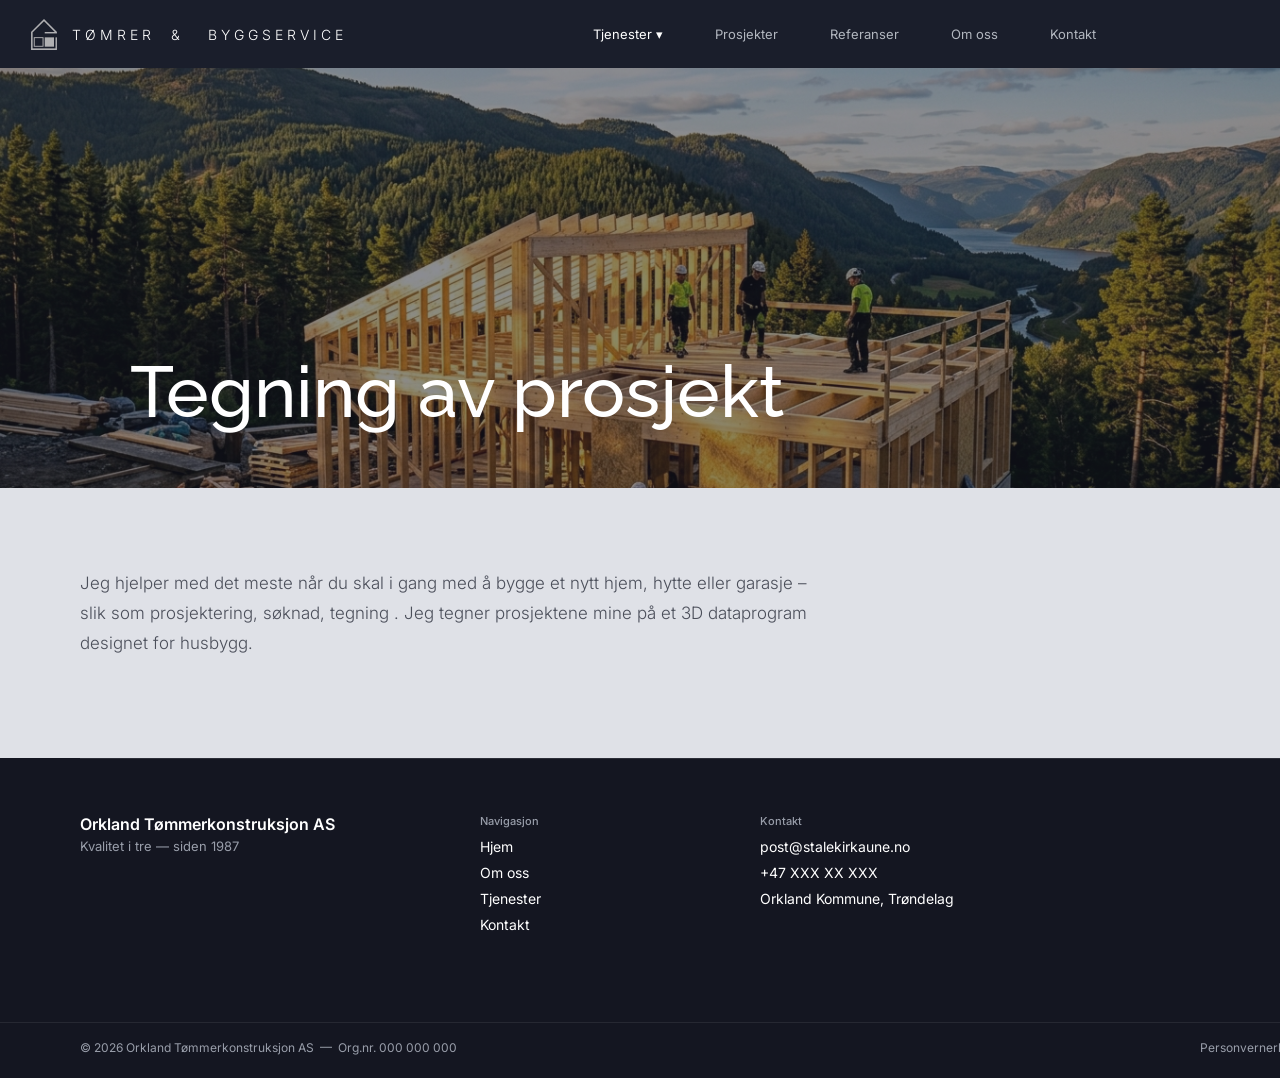
<file: tegning-av-prosjekt.html>
<!DOCTYPE html>
<html lang="no">
  <head>
    <meta name="viewport" content="width=device-width, initial-scale=1" />
    <meta charset="utf-8" />
    <title>Tegning av prosjekt — Ståle Kirkaune AS</title>
    <link rel="stylesheet" href="globals.css" />
    <link rel="stylesheet" href="navbar.css" />
    <link rel="stylesheet" href="styleguide.css" />
    <link rel="stylesheet" href="style.css" />
    <link rel="stylesheet" href="tjeneste.css" />
    <link rel="stylesheet" href="responsive.css" />
  </head>
  <body>

    <div id="navbar-inject"></div>

    <!-- Hero -->
    <div class="tjeneste-hero">
      <img class="hero-bg" src="img/PHOTO-BG.png" />
      <div class="hero-overlay"></div>
      <div class="right-column">
        <div class="side-label">TJENESTER&nbsp;&nbsp;·&nbsp;&nbsp;STÅLE KIRKAUNE AS</div>
      </div>
      <h1 class="hero-title">Tegning av prosjekt</h1>
    </div>

    <!-- Innhold -->
    <div class="tjeneste-content">
      <div class="content-inner">
        <p>Jeg hjelper med det meste når du skal i gang med å bygge et nytt hjem, hytte eller garasje – slik som prosjektering, søknad, tegning . Jeg tegner prosjektene mine på et 3D dataprogram designet for husbygg.</p>
      </div>
    </div>

    <!-- Footer -->
    <div class="footer-brevan-style">
      <div class="separator"></div>
      <div class="text-wrapper">Orkland Tømmerkonstruksjon AS</div>
      <p class="div">Kvalitet i tre — siden 1987</p>
      <div class="text-wrapper-2">Navigasjon</div>
      <div class="text-wrapper-3">Hjem</div>
      <div class="text-wrapper-4">Om oss</div>
      <div class="text-wrapper-5">Tjenester</div>
      <div class="text-wrapper-6">Kontakt</div>
      <div class="text-wrapper-7">Kontakt</div>
      <div class="text-wrapper-8">post@stalekirkaune.no</div>
      <div class="text-wrapper-9">+47 XXX XX XXX</div>
      <div class="text-wrapper-10">Orkland Kommune, Trøndelag</div>
      <div class="bottom-separator"></div>
      <p class="element-orkland-t">© 2026 Orkland Tømmerkonstruksjon AS&nbsp;&nbsp;—&nbsp;&nbsp;Org.nr. 000 000 000</p>
      <div class="text-wrapper-11">Personvernerklæring</div>
    </div>

  <script src="navbar.js"></script>
  </body>
</html>
</file>
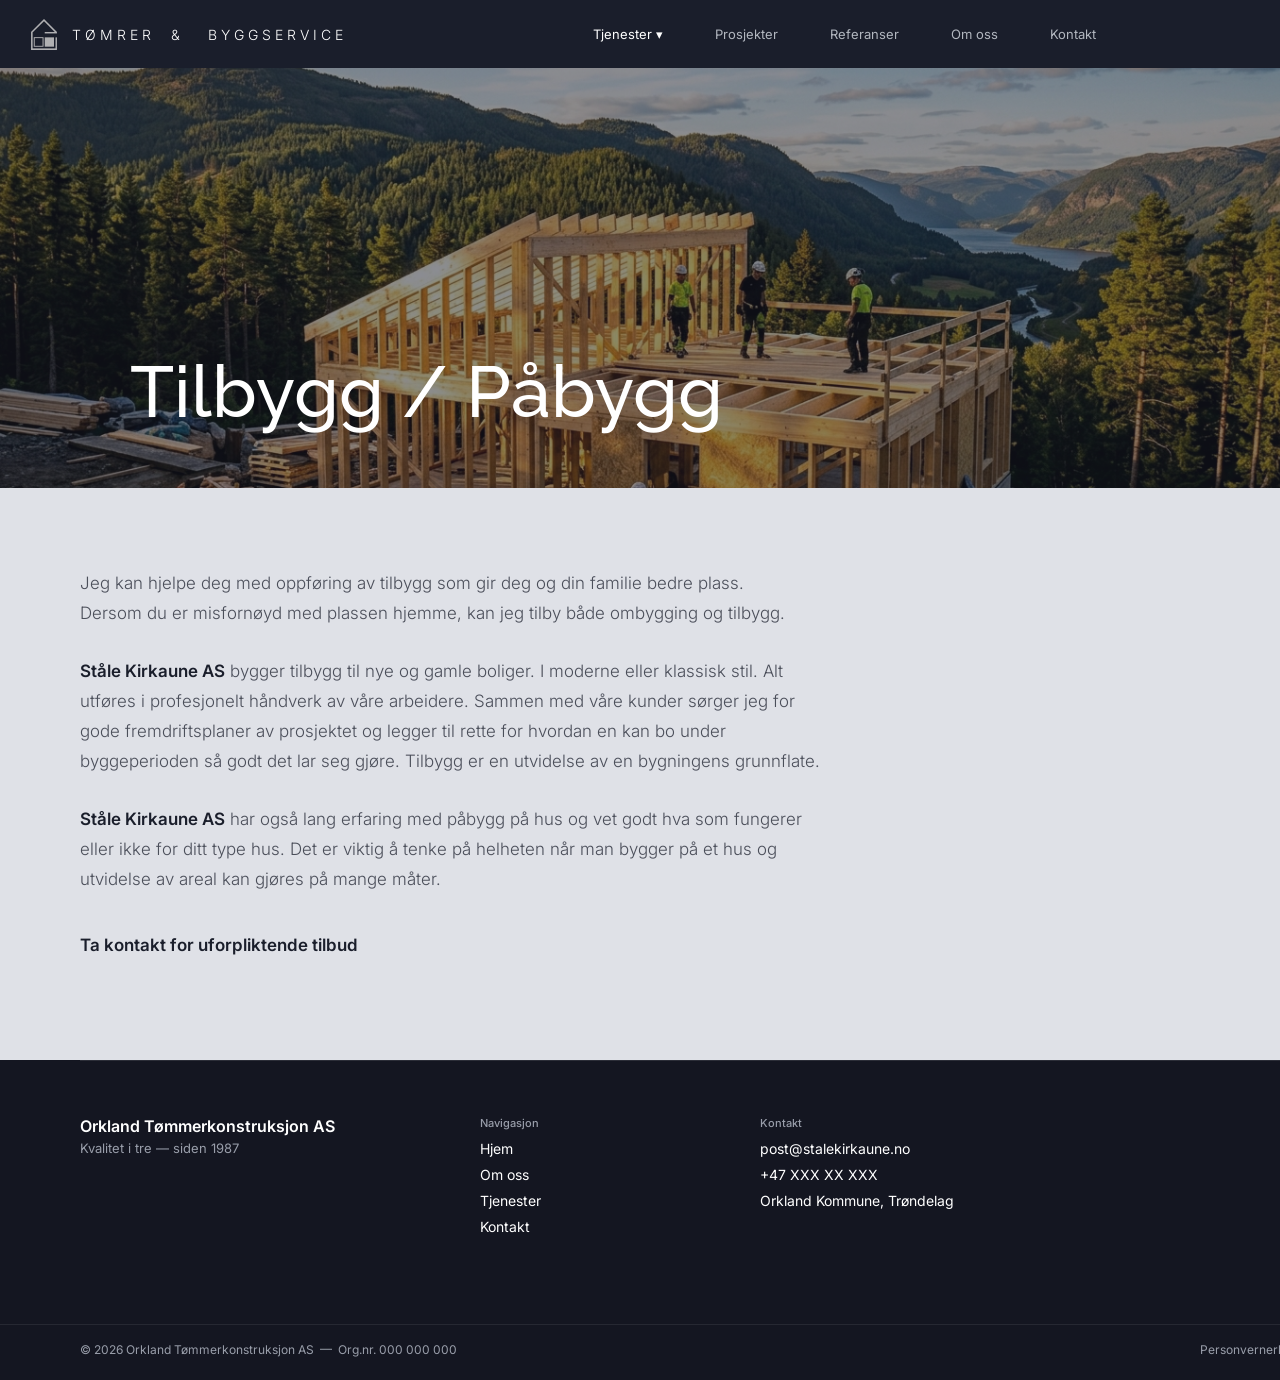
<file: tilbygg-pabygg.html>
<!DOCTYPE html>
<html lang="no">
  <head>
    <meta name="viewport" content="width=device-width, initial-scale=1" />
    <meta charset="utf-8" />
    <title>Tilbygg / Påbygg — Ståle Kirkaune AS</title>
    <link rel="stylesheet" href="globals.css" />
    <link rel="stylesheet" href="navbar.css" />
    <link rel="stylesheet" href="styleguide.css" />
    <link rel="stylesheet" href="style.css" />
    <link rel="stylesheet" href="tjeneste.css" />
    <link rel="stylesheet" href="responsive.css" />
  </head>
  <body>

    <div id="navbar-inject"></div>

    <!-- Hero -->
    <div class="tjeneste-hero">
      <img class="hero-bg" src="img/PHOTO-BG.png" />
      <div class="hero-overlay"></div>
      <div class="right-column">
        <div class="side-label">TJENESTER&nbsp;&nbsp;·&nbsp;&nbsp;STÅLE KIRKAUNE AS</div>
      </div>
      <h1 class="hero-title">Tilbygg / Påbygg</h1>
    </div>

    <!-- Innhold -->
    <div class="tjeneste-content">
      <div class="content-inner">
        <p>Jeg kan hjelpe deg med oppføring av tilbygg som gir deg og din familie bedre plass.<br />Dersom du er misfornøyd med plassen hjemme, kan jeg tilby både ombygging og tilbygg.</p>
        <p><strong>Ståle Kirkaune AS</strong> bygger tilbygg til nye og gamle boliger. I moderne eller klassisk stil. Alt utføres i profesjonelt håndverk av våre arbeidere. Sammen med våre kunder sørger jeg for gode fremdriftsplaner av prosjektet og legger til rette for hvordan en kan bo under byggeperioden så godt det lar seg gjøre. Tilbygg er en utvidelse av en bygningens grunnflate.</p>
        <p><strong>Ståle Kirkaune AS</strong> har også lang erfaring med påbygg på hus og vet godt hva som fungerer eller ikke for ditt type hus. Det er viktig å tenke på helheten når man bygger på et hus og utvidelse av areal kan gjøres på mange måter.</p>
        <p class="cta-line">Ta kontakt for uforpliktende tilbud</p>
      </div>
    </div>

    <!-- Footer -->
    <div class="footer-brevan-style">
      <div class="separator"></div>
      <div class="text-wrapper">Orkland Tømmerkonstruksjon AS</div>
      <p class="div">Kvalitet i tre — siden 1987</p>
      <div class="text-wrapper-2">Navigasjon</div>
      <div class="text-wrapper-3">Hjem</div>
      <div class="text-wrapper-4">Om oss</div>
      <div class="text-wrapper-5">Tjenester</div>
      <div class="text-wrapper-6">Kontakt</div>
      <div class="text-wrapper-7">Kontakt</div>
      <div class="text-wrapper-8">post@stalekirkaune.no</div>
      <div class="text-wrapper-9">+47 XXX XX XXX</div>
      <div class="text-wrapper-10">Orkland Kommune, Trøndelag</div>
      <div class="bottom-separator"></div>
      <p class="element-orkland-t">© 2026 Orkland Tømmerkonstruksjon AS&nbsp;&nbsp;—&nbsp;&nbsp;Org.nr. 000 000 000</p>
      <div class="text-wrapper-11">Personvernerklæring</div>
    </div>

  <script src="navbar.js"></script>
  </body>
</html>
</file>
<file: globals.css>
*, *::before, *::after {
  box-sizing: border-box;
}

* {
  margin: 0;
  padding: 0;
}

body {
  background-color: #dfe1e7;
}
</file>
<file: navbar.css>
/* ============================================================
   NAVBAR — felles for alle sider
   ============================================================ */

.navbar-page {
  width: 100%;
  position: sticky;
  top: 0;
  z-index: 100;
}

.navbar-page .navbar {
  width: 100%;
  height: 68px;
  display: flex;
  align-items: center;
  background-color: #1a1e2b;
}

.navbar-page .image {
  margin-left: 0;
  width: 26px;
  height: 31px;
  object-fit: cover;
  flex-shrink: 0;
}

.navbar-page .navbar > a:first-child {
  margin-left: 31px;
}

.navbar-page .t-MRER-BYGGSERVICE {
  margin-left: 0;
  font-family: "Inter", Helvetica;
  font-weight: 300;
  color: #ffffff;
  font-size: 14px;
  letter-spacing: 4px;
  white-space: nowrap;
  flex-shrink: 0;
}

.navbar-page .nav-link {
  margin-left: 52px;
  font-family: "Inter", Helvetica;
  font-weight: 400;
  color: #b2b7bf;
  font-size: 13px;
  text-decoration: none;
  white-space: nowrap;
  transition: color 0.2s;
}

.navbar-page .nav-link:hover,
.navbar-page .nav-link.active { color: #ffffff; }

.navbar-page .nav-dropdown {
  position: relative;
  display: flex;
  align-items: center;
  align-self: stretch;
  margin-left: 246px;
  flex-shrink: 0;
}

.navbar-page .nav-dropdown > .nav-link { margin-left: 0; }
.navbar-page .nav-dropdown + .nav-link { margin-left: 52px; }

.navbar-page .dropdown-menu {
  display: none;
  position: absolute;
  top: 100%;
  left: 0;
  min-width: 220px;
  background-color: #1a1e2b;
  border-top: 2px solid #f3c228;
  z-index: 300;
  box-shadow: 0 8px 24px rgba(0,0,0,0.3);
}

.navbar-page .dropdown-menu a {
  display: block;
  padding: 13px 20px;
  font-family: "Inter", Helvetica;
  font-weight: 400;
  color: #b2b7bf;
  font-size: 13px;
  text-decoration: none;
  border-bottom: 1px solid #ffffff0f;
  transition: color 0.15s, background 0.15s;
}

.navbar-page .dropdown-menu a:last-child { border-bottom: none; }
.navbar-page .dropdown-menu a:hover { color: #ffffff; background-color: #212534; }
.navbar-page .dropdown-menu a.current { color: #f3c228; }
.navbar-page .nav-dropdown:hover .dropdown-menu { display: block; }

.navbar-page .ellipse {
  margin-left: auto;
  margin-right: 31px;
  width: 32px;
  height: 32px;
  border-radius: 16px;
  border: 1px solid #b2b7bf;
  flex-shrink: 0;
}
</file>
<file: styleguide.css>
@import url('https://fonts.googleapis.com/css2?family=Inter:wght@300;400;500;600&family=Raleway:wght@500;600&display=swap');

.inter-light   { font-family: "Inter", Helvetica; font-weight: 300; }
.inter-regular { font-family: "Inter", Helvetica; font-weight: 400; }
.inter-medium  { font-family: "Inter", Helvetica; font-weight: 500; }
.raleway-medium { font-family: "Raleway", Helvetica; font-weight: 500; }
</file>
<file: style.css>
/* ============================================================
   CONSTRUCTION HERO — navbar.js injected nav
   ============================================================ */

/* ============================================================
   OM OSS SEKSJON
   ============================================================ */

.om-oss-seksjon {
  background-color: #f5f6f8;
  width: 100%;
  min-width: 1440px;
  min-height: 680px;
  position: relative;
}

.om-oss-seksjon .right-column {
  position: absolute;
  top: 0;
  left: 1300px;
  width: 140px;
  height: 680px;
  display: flex;
  background-color: #1a1e2b;
  overflow: hidden;
}

.om-oss-seksjon .OM-OSS-ETABLERT {
  position: absolute;
  bottom: 100px;
  left: 50%;
  width: 210px;
  height: 12px;
  transform: translateX(-50%) rotate(90deg);
  transform-origin: center center;
  font-family: "Inter", Helvetica;
  font-weight: 400;
  color: #b2b7bf;
  font-size: 10px;
  letter-spacing: 3px;
  line-height: normal;
  white-space: nowrap;
}

.om-oss-seksjon .video-container {
  position: absolute;
  top: 60px;
  left: 680px;
  width: 680px;
  height: 572px;
  background-color: #1a1e2b;
  overflow: hidden;
}

.om-oss-seksjon .VIDEO-THUMB {
  position: absolute;
  top: 0;
  left: 0;
  width: 680px;
  height: 572px;
  object-fit: cover;
}

.om-oss-seksjon .rectangle {
  position: absolute;
  top: 0;
  left: 0;
  width: 680px;
  height: 572px;
  background-color: #1a1e2b38;
}

.om-oss-seksjon .ellipse {
  position: absolute;
  top: 244px;
  left: 298px;
  width: 84px;
  height: 84px;
  background-color: #ffffffe0;
  border-radius: 42px;
}

.om-oss-seksjon .text-wrapper {
  position: absolute;
  top: 273px;
  left: 330px;
  font-family: "Inter", Helvetica;
  font-weight: 700;
  color: #1a1e2b;
  font-size: 26px;
  letter-spacing: 0;
  line-height: normal;
  white-space: nowrap;
}

.om-oss-seksjon .div {
  position: absolute;
  top: 530px;
  left: 256px;
  font-family: "Inter", Helvetica;
  font-weight: 400;
  color: #ffffff99;
  font-size: 12px;
  letter-spacing: 0;
  line-height: normal;
}

.om-oss-seksjon .rectangle-2 {
  top: 100px;
  width: 28px;
  height: 2px;
  background-color: #00000080;
  position: absolute;
  left: 80px;
}

.om-oss-seksjon .OM-OSS-ST-LE {
  position: absolute;
  top: 114px;
  left: 80px;
  font-family: "Inter", Helvetica;
  font-weight: 400;
  color: #000000b2;
  font-size: 11px;
  letter-spacing: 2.5px;
  line-height: normal;
  white-space: nowrap;
}

.om-oss-seksjon .etablert-i {
  position: absolute;
  top: 148px;
  left: 80px;
  font-family: "Raleway", Helvetica;
  font-weight: 500;
  color: #1a1e2b;
  font-size: 72px;
  letter-spacing: 0;
  line-height: 80px;
}

.om-oss-seksjon .rectangle-3 {
  top: 340px;
  width: 380px;
  height: 1px;
  background-color: #1a1e2b1f;
  position: absolute;
  left: 80px;
}

.om-oss-seksjon .t-mrer-og {
  position: absolute;
  top: 360px;
  left: 80px;
  max-width: 480px;
  font-family: "Inter", Helvetica;
  font-weight: 300;
  color: #1a1e2bbf;
  font-size: 17px;
  letter-spacing: 0;
  line-height: 30px;
}

.om-oss-seksjon .les-mer {
  position: absolute;
  top: 520px;
  left: 80px;
  width: 152px;
  height: 48px;
  display: flex;
  border-radius: 24px;
  overflow: hidden;
  border: 1.2px solid;
  border-color: #1a1e2b;
}

.om-oss-seksjon .les-mer-2 {
  margin-top: 16px;
  height: 16px;
  margin-left: 39px;
  font-family: "Inter", Helvetica;
  font-weight: 400;
  color: #1a1e2b;
  font-size: 13px;
  letter-spacing: 0.5px;
  line-height: normal;
  white-space: nowrap;
}


/* ============================================================
   FOOTER
   ============================================================ */

.footer-brevan-style {
  background-color: #141621;
  width: 100%;
  min-width: 1440px;
  height: 320px;
  position: relative;
}

.footer-brevan-style .separator {
  position: absolute;
  top: 0;
  left: 80px;
  width: 1280px;
  height: 1px;
  background-color: #ffffff1a;
}

.footer-brevan-style .text-wrapper {
  position: absolute;
  top: 56px;
  left: 80px;
  font-family: "Inter", Helvetica;
  font-weight: 600;
  color: #ffffff;
  font-size: 16px;
  letter-spacing: 0;
  line-height: normal;
  white-space: nowrap;
}

.footer-brevan-style .div {
  position: absolute;
  top: 80px;
  left: 80px;
  width: 220px;
  font-family: "Inter", Helvetica;
  font-weight: 400;
  color: #999eaa;
  font-size: 13px;
  letter-spacing: 0;
  line-height: normal;
}

.footer-brevan-style .text-wrapper-2 {
  position: absolute;
  top: 56px;
  left: 480px;
  font-family: "Inter", Helvetica;
  font-weight: 500;
  color: #999eaa;
  font-size: 11px;
  letter-spacing: 0;
  line-height: normal;
}

.footer-brevan-style .text-wrapper-3 {
  position: absolute;
  top: 80px;
  left: 480px;
  width: 160px;
  font-family: "Inter", Helvetica;
  font-weight: 400;
  color: #ffffff;
  font-size: 14px;
  letter-spacing: 0;
  line-height: normal;
}

.footer-brevan-style .text-wrapper-4 {
  position: absolute;
  top: 106px;
  left: 480px;
  width: 160px;
  font-family: "Inter", Helvetica;
  font-weight: 400;
  color: #ffffff;
  font-size: 14px;
  letter-spacing: 0;
  line-height: normal;
}

.footer-brevan-style .text-wrapper-5 {
  position: absolute;
  top: 132px;
  left: 480px;
  width: 160px;
  font-family: "Inter", Helvetica;
  font-weight: 400;
  color: #ffffff;
  font-size: 14px;
  letter-spacing: 0;
  line-height: normal;
}

.footer-brevan-style .text-wrapper-6 {
  position: absolute;
  top: 158px;
  left: 480px;
  width: 160px;
  font-family: "Inter", Helvetica;
  font-weight: 400;
  color: #ffffff;
  font-size: 14px;
  letter-spacing: 0;
  line-height: normal;
}

.footer-brevan-style .text-wrapper-7 {
  position: absolute;
  top: 56px;
  left: 760px;
  width: 200px;
  font-family: "Inter", Helvetica;
  font-weight: 500;
  color: #999eaa;
  font-size: 11px;
  letter-spacing: 0;
  line-height: normal;
}

.footer-brevan-style .text-wrapper-8 {
  position: absolute;
  top: 80px;
  left: 760px;
  width: 260px;
  font-family: "Inter", Helvetica;
  font-weight: 400;
  color: #ffffff;
  font-size: 14px;
  letter-spacing: 0;
  line-height: normal;
}

.footer-brevan-style .text-wrapper-9 {
  position: absolute;
  top: 106px;
  left: 760px;
  width: 260px;
  font-family: "Inter", Helvetica;
  font-weight: 400;
  color: #ffffff;
  font-size: 14px;
  letter-spacing: 0;
  line-height: normal;
}

.footer-brevan-style .text-wrapper-10 {
  position: absolute;
  top: 132px;
  left: 760px;
  width: 260px;
  font-family: "Inter", Helvetica;
  font-weight: 400;
  color: #ffffff;
  font-size: 14px;
  letter-spacing: 0;
  line-height: normal;
}

.footer-brevan-style .bottom-separator {
  position: absolute;
  top: 264px;
  left: 0;
  width: 1440px;
  height: 1px;
  background-color: #ffffff14;
}

.footer-brevan-style .element-orkland-t {
  position: absolute;
  top: 282px;
  left: 80px;
  font-family: "Inter", Helvetica;
  font-weight: 400;
  color: #999eaa;
  font-size: 12px;
  letter-spacing: 0;
  line-height: normal;
}

.footer-brevan-style .text-wrapper-11 {
  position: absolute;
  top: 282px;
  left: 1200px;
  font-family: "Inter", Helvetica;
  font-weight: 400;
  color: #999eaa;
  font-size: 12px;
  letter-spacing: 0;
  line-height: normal;
}

/* ============================================================
   KONTAKT SEKSJON
   ============================================================ */

.kontakt-seksjon {
  background-color: #1a1e2b;
  width: 100%;
  min-width: 1440px;
  min-height: 780px;
  position: relative;
}

.kontakt-seksjon .frame {
  position: absolute;
  top: 0;
  left: 1300px;
  width: 140px;
  height: 780px;
  display: flex;
  background-color: #f3c228;
  overflow: hidden;
}

.kontakt-seksjon .KONTAKT-ST-LE {
  margin-top: 577px;
  width: 244px;
  height: 12px;
  margin-left: -46px;
  transform: rotate(90deg);
  font-family: "Inter", Helvetica;
  font-weight: 400;
  color: #1a1e2b;
  font-size: 10px;
  letter-spacing: 3px;
  line-height: normal;
  white-space: nowrap;
}

.kontakt-seksjon .rectangle {
  position: absolute;
  top: 80px;
  left: 80px;
  width: 28px;
  height: 2px;
  background-color: #f3c228;
}

.kontakt-seksjon .text-wrapper {
  position: absolute;
  top: 94px;
  left: 80px;
  font-family: "Inter", Helvetica;
  font-weight: 400;
  color: #ffffff80;
  font-size: 11px;
  letter-spacing: 2.5px;
  line-height: normal;
  white-space: nowrap;
}

.kontakt-seksjon .div {
  position: absolute;
  top: 122px;
  left: 80px;
  font-family: "Raleway", Helvetica;
  font-weight: 500;
  color: #ffffff;
  font-size: 72px;
  letter-spacing: 0;
  line-height: normal;
  white-space: nowrap;
}

.kontakt-seksjon .vi-svarer-raskt-ta {
  position: absolute;
  top: 224px;
  left: 80px;
  font-family: "Inter", Helvetica;
  font-weight: 300;
  color: #ffffff99;
  font-size: 16px;
  letter-spacing: 0;
  line-height: 26px;
}

.kontakt-seksjon .rectangle-2 {
  position: absolute;
  top: 312px;
  left: 80px;
  width: 440px;
  height: 1px;
  background-color: #ffffff1a;
}

.kontakt-seksjon .text-wrapper-2 {
  position: absolute;
  top: 326px;
  left: 80px;
  font-family: "Inter", Helvetica;
  font-weight: 400;
  color: #f3c228e6;
  font-size: 11px;
  letter-spacing: 1.5px;
  line-height: normal;
  white-space: nowrap;
}

.kontakt-seksjon .text-wrapper-3 {
  position: absolute;
  top: 348px;
  left: 80px;
  font-family: "Raleway", Helvetica;
  font-weight: 300;
  color: #ffffffe6;
  font-size: 22px;
  letter-spacing: 0;
  line-height: normal;
  white-space: nowrap;
}

.kontakt-seksjon .rectangle-3 {
  position: absolute;
  top: 412px;
  left: 80px;
  width: 440px;
  height: 1px;
  background-color: #ffffff1a;
}

.kontakt-seksjon .text-wrapper-4 {
  position: absolute;
  top: 426px;
  left: 80px;
  font-family: "Inter", Helvetica;
  font-weight: 400;
  color: #f3c228e6;
  font-size: 11px;
  letter-spacing: 1.5px;
  line-height: normal;
  white-space: nowrap;
}

.kontakt-seksjon .text-wrapper-5 {
  position: absolute;
  top: 448px;
  left: 80px;
  font-family: "Raleway", Helvetica;
  font-weight: 300;
  color: #ffffffe6;
  font-size: 22px;
  letter-spacing: 0;
  line-height: normal;
  white-space: nowrap;
}

.kontakt-seksjon .rectangle-4 {
  position: absolute;
  top: 512px;
  left: 80px;
  width: 440px;
  height: 1px;
  background-color: #ffffff1a;
}

.kontakt-seksjon .text-wrapper-6 {
  position: absolute;
  top: 526px;
  left: 80px;
  font-family: "Inter", Helvetica;
  font-weight: 400;
  color: #f3c228e6;
  font-size: 11px;
  letter-spacing: 1.5px;
  line-height: normal;
  white-space: nowrap;
}

.kontakt-seksjon .text-wrapper-7 {
  position: absolute;
  top: 548px;
  left: 80px;
  font-family: "Raleway", Helvetica;
  font-weight: 300;
  color: #ffffffe6;
  font-size: 22px;
  letter-spacing: 0;
  line-height: normal;
  white-space: nowrap;
}

.kontakt-seksjon .rectangle-5 {
  position: absolute;
  top: 612px;
  left: 80px;
  width: 440px;
  height: 1px;
  background-color: #ffffff1a;
}

/* --- Form card --- */
.kontakt-seksjon .form-card {
  position: absolute;
  top: 60px;
  left: 720px;
  width: 540px;
  height: 648px;
  background-color: #212534;
  border-radius: 6px;
  overflow: hidden;
}

.kontakt-seksjon .text-wrapper-8 {
  position: absolute;
  top: 48px;
  left: 48px;
  font-family: "Raleway", Helvetica;
  font-weight: 500;
  color: #ffffff;
  font-size: 28px;
  letter-spacing: 0;
  line-height: normal;
  white-space: nowrap;
}

.kontakt-seksjon .text-wrapper-9 {
  position: absolute;
  top: 120px;
  left: 48px;
  font-family: "Inter", Helvetica;
  font-weight: 400;
  color: #ffffff80;
  font-size: 11px;
  letter-spacing: 1px;
  line-height: normal;
  white-space: nowrap;
}

.kontakt-seksjon .rectangle-6 {
  position: absolute;
  top: 142px;
  left: 48px;
  width: 444px;
  height: 48px;
  background-color: #ffffff0f;
  border-radius: 4px;
}

.kontakt-seksjon .text-wrapper-10 {
  position: absolute;
  top: 156px;
  left: 64px;
  font-family: "Inter", Helvetica;
  font-weight: 300;
  color: #ffffff40;
  font-size: 14px;
  letter-spacing: 0;
  line-height: normal;
}

.kontakt-seksjon .text-wrapper-11 {
  position: absolute;
  top: 232px;
  left: 48px;
  font-family: "Inter", Helvetica;
  font-weight: 400;
  color: #ffffff80;
  font-size: 11px;
  letter-spacing: 1px;
  line-height: normal;
  white-space: nowrap;
}

.kontakt-seksjon .rectangle-7 {
  position: absolute;
  top: 254px;
  left: 48px;
  width: 444px;
  height: 48px;
  background-color: #ffffff0f;
  border-radius: 4px;
}

.kontakt-seksjon .text-wrapper-12 {
  position: absolute;
  top: 268px;
  left: 64px;
  font-family: "Inter", Helvetica;
  font-weight: 300;
  color: #ffffff40;
  font-size: 14px;
  letter-spacing: 0;
  line-height: normal;
}

.kontakt-seksjon .text-wrapper-13 {
  position: absolute;
  top: 344px;
  left: 48px;
  font-family: "Inter", Helvetica;
  font-weight: 400;
  color: #ffffff80;
  font-size: 11px;
  letter-spacing: 1px;
  line-height: normal;
  white-space: nowrap;
}

.kontakt-seksjon .rectangle-8 {
  position: absolute;
  top: 366px;
  left: 48px;
  width: 444px;
  height: 48px;
  background-color: #ffffff0f;
  border-radius: 4px;
}

.kontakt-seksjon .text-wrapper-14 {
  position: absolute;
  top: 380px;
  left: 64px;
  font-family: "Inter", Helvetica;
  font-weight: 300;
  color: #ffffff40;
  font-size: 14px;
  letter-spacing: 0;
  line-height: normal;
}

.kontakt-seksjon .text-wrapper-15 {
  position: absolute;
  top: 456px;
  left: 48px;
  font-family: "Inter", Helvetica;
  font-weight: 400;
  color: #ffffff80;
  font-size: 11px;
  letter-spacing: 1px;
  line-height: normal;
  white-space: nowrap;
}

.kontakt-seksjon .rectangle-9 {
  position: absolute;
  top: 478px;
  left: 48px;
  width: 444px;
  height: 88px;
  background-color: #ffffff0f;
  border-radius: 4px;
}

.kontakt-seksjon .text-wrapper-16 {
  position: absolute;
  top: 492px;
  left: 64px;
  font-family: "Inter", Helvetica;
  font-weight: 300;
  color: #ffffff40;
  font-size: 14px;
  letter-spacing: 0;
  line-height: normal;
}

.kontakt-seksjon .send-melding-wrapper {
  position: absolute;
  top: 574px;
  left: 48px;
  width: 200px;
  height: 48px;
  display: flex;
  background-color: #f3c228;
  border-radius: 24px;
  overflow: hidden;
}

.kontakt-seksjon .send-melding {
  margin-top: 15px;
  width: 113px;
  height: 17px;
  margin-left: 43px;
  font-family: "Inter", Helvetica;
  font-weight: 600;
  color: #1a1e2b;
  font-size: 14px;
  letter-spacing: 0;
  line-height: normal;
}

.kontakt-seksjon .p {
  position: absolute;
  top: 588px;
  left: 264px;
  font-family: "Inter", Helvetica;
  font-weight: 300;
  color: #ffffff4c;
  font-size: 11px;
  letter-spacing: 0;
  line-height: normal;
  white-space: nowrap;
}

/* ============================================================
   TJENESTER SEKSJON
   ============================================================ */

.tjenester-seksjon {
  background-color: #f5f6f8;
  width: 100%;
  min-width: 1440px;
  min-height: 1462px;
  position: relative;
}

.tjenester-seksjon .frame {
  position: absolute;
  top: 0;
  left: 1300px;
  width: 140px;
  height: 1462px;
  display: flex;
  background-color: #1a1e2b;
  overflow: hidden;
}

.tjenester-seksjon .TJENESTER-ST-LE {
  margin-top: 703.5px;
  width: 259px;
  height: 12px;
  margin-left: -47.5px;
  transform: rotate(90deg);
  font-family: "Inter", Helvetica;
  font-weight: 400;
  color: #b2b7bf;
  font-size: 10px;
  letter-spacing: 3px;
  line-height: normal;
  white-space: nowrap;
}

.tjenester-seksjon .rectangle {
  position: absolute;
  top: 72px;
  left: 80px;
  width: 28px;
  height: 2px;
  background-color: #00000080;
}

.tjenester-seksjon .text-wrapper {
  position: absolute;
  top: 86px;
  left: 80px;
  font-family: "Inter", Helvetica;
  font-weight: 400;
  color: #000000b2;
  font-size: 11px;
  letter-spacing: 2.5px;
  line-height: normal;
  white-space: nowrap;
}

.tjenester-seksjon .div {
  position: absolute;
  top: 116px;
  left: 80px;
  font-family: "Raleway", Helvetica;
  font-weight: 500;
  color: #1a1e2b;
  font-size: 52px;
  letter-spacing: 0;
  line-height: normal;
  white-space: nowrap;
}

/* --- Cards shared --- */
.tjenester-seksjon .card-nybygg,
.tjenester-seksjon .card-tilbygg-pbygg,
.tjenester-seksjon .card-renovering,
.tjenester-seksjon .card-oppussing,
.tjenester-seksjon .card-garasje,
.tjenester-seksjon .card-tegning-av {
  position: absolute;
  width: 624px;
  height: 340px;
  background-color: #ffffff;
  border-radius: 4px;
  overflow: hidden;
  box-shadow: none;
}

.tjenester-seksjon .card-nybygg     { top: 210px; left: 80px; }
.tjenester-seksjon .card-tilbygg-pbygg { top: 210px; left: 736px; }
.tjenester-seksjon .card-renovering { top: 582px; left: 80px; }
.tjenester-seksjon .card-oppussing  { top: 582px; left: 736px; }
.tjenester-seksjon .card-garasje    { top: 954px; left: 80px; }
.tjenester-seksjon .card-tegning-av { top: 954px; left: 736px; }

.tjenester-seksjon .image-placeholder {
  position: absolute;
  top: 0;
  left: 0;
  width: 580px;
  height: 210px;
  background-color: #d1d3d7;
}

.tjenester-seksjon .card-bilde {
  position: absolute;
  top: 0;
  left: 0;
  width: 624px;
  height: 210px;
  object-fit: cover;
}

.tjenester-seksjon .rectangle-2 {
  position: absolute;
  top: 0;
  left: 0;
  width: 580px;
  height: 210px;
  background-color: #f3c22814;
}

.tjenester-seksjon .p {
  position: absolute;
  top: 97px;
  left: 210px;
  font-family: "Inter", Helvetica;
  font-weight: 400;
  color: #1a1e2b40;
  font-size: 11px;
  text-align: center;
  letter-spacing: 1px;
  line-height: normal;
  white-space: nowrap;
}

.tjenester-seksjon .text-wrapper-2 {
  position: absolute;
  top: 230px;
  left: 24px;
  font-family: "Raleway", Helvetica;
  font-weight: 200;
  color: #1a1e2ba6;
  font-size: 13px;
  letter-spacing: 1.5px;
  line-height: normal;
  white-space: nowrap;
}

.tjenester-seksjon .text-wrapper-3 {
  position: absolute;
  top: 248px;
  left: 24px;
  font-family: "Raleway", Helvetica;
  font-weight: 500;
  color: #1a1e2b;
  font-size: 24px;
  letter-spacing: 0;
  line-height: normal;
}

.tjenester-seksjon .text-wrapper-4 {
  position: absolute;
  top: 282px;
  left: 24px;
  font-family: "Inter", Helvetica;
  font-weight: 300;
  color: #1a1e2bbf;
  font-size: 14px;
  letter-spacing: 0;
  line-height: 22px;
}

.tjenester-seksjon .les-mer {
  position: absolute;
  top: 293px;
  left: 524px;
  font-family: "Inter", Helvetica;
  font-weight: 400;
  color: #1a1e2bd9;
  font-size: 12px;
  letter-spacing: 0.5px;
  line-height: normal;
}

.tjenester-seksjon .rectangle-3 {
  position: absolute;
  top: 337px;
  left: 0;
  width: 624px;
  height: 3px;
  background-color: #f3c228;
}

/* --- CTA bar --- */
.tjenester-seksjon .frame-2 {
  position: absolute;
  top: 1350px;
  left: 80px;
  width: 1280px;
  height: 64px;
  gap: 626px;
  background-color: #1a1e2b;
  border-radius: 4px;
  display: flex;
  overflow: hidden;
}

.tjenester-seksjon .text-wrapper-5 {
  margin-top: 20px;
  width: 422px;
  height: 20px;
  margin-left: 40px;
  font-family: "Raleway", Helvetica;
  font-weight: 300;
  color: #ffffffd9;
  font-size: 17px;
  letter-spacing: 0;
  line-height: normal;
  white-space: nowrap;
}

.tjenester-seksjon .ta-kontakt-wrapper {
  margin-top: 12px;
  width: 152px;
  height: 40px;
  background-color: #f3c228;
  border-radius: 20px;
  display: flex;
  overflow: hidden;
}

.tjenester-seksjon .ta-kontakt {
  margin-top: 12px;
  width: 85px;
  height: 16px;
  margin-left: 33px;
  font-family: "Inter", Helvetica;
  font-weight: 600;
  color: #1a1e2b;
  font-size: 13px;
  letter-spacing: 0;
  line-height: normal;
}

/* ============================================================
   CONSTRUCTION HERO
   ============================================================ */

.construction-hero {
  background-color: #f5f6f8;
  width: 100%;
  min-width: 1440px;
  height: 100vh;
  min-height: 700px;
  position: relative;
  overflow: hidden;
}


.construction-hero .image {
  margin-top: 14px;
  width: 26px;
  height: 31px;
  margin-left: 31px;
  aspect-ratio: 0.83;
  object-fit: cover;
}

.construction-hero .t-MRER-BYGGSERVICE {
  margin-top: 24px;
  width: 262px;
  height: 17px;
  margin-left: 15px;
  font-family: "Inter", Helvetica;
  font-weight: 300;
  color: #ffffff;
  font-size: 14px;
  letter-spacing: 4px;
  line-height: normal;
}

.construction-hero .text-wrapper {
  width: 59px;
  margin-left: 246px;
  margin-top: 25px;
  height: 16px;
  font-family: "Inter", Helvetica;
  font-weight: 400;
  color: #b2b7bf;
  font-size: 13px;
  letter-spacing: 0;
  line-height: normal;
}

.construction-hero .div {
  width: 63px;
  margin-left: 61px;
  margin-top: 25px;
  height: 16px;
  font-family: "Inter", Helvetica;
  font-weight: 400;
  color: #b2b7bf;
  font-size: 13px;
  letter-spacing: 0;
  line-height: normal;
}

.construction-hero .text-wrapper-2 {
  width: 67px;
  margin-left: 57px;
  margin-top: 25px;
  height: 16px;
  font-family: "Inter", Helvetica;
  font-weight: 400;
  color: #b2b7bf;
  font-size: 13px;
  letter-spacing: 0;
  line-height: normal;
}

.construction-hero .text-wrapper-3 {
  margin-top: 25px;
  width: 47px;
  height: 16px;
  margin-left: 53px;
  font-family: "Inter", Helvetica;
  font-weight: 400;
  color: #b2b7bf;
  font-size: 13px;
  letter-spacing: 0;
  line-height: normal;
}

.construction-hero .text-wrapper-4 {
  width: 48px;
  margin-left: 73px;
  margin-top: 25px;
  height: 16px;
  font-family: "Inter", Helvetica;
  font-weight: 400;
  color: #b2b7bf;
  font-size: 13px;
  letter-spacing: 0;
  line-height: normal;
}

.construction-hero .ellipse {
  margin-top: 18px;
  width: 32px;
  height: 32px;
  margin-left: 244px;
  border-radius: 16px;
  border: 1px solid;
  border-color: #b2b7bf;
}

/* --- Right column --- */
.construction-hero .right-column {
  position: absolute;
  top: 0;
  left: 1300px;
  width: 140px;
  height: 100%;
  display: flex;
  flex-direction: column;
  gap: 281.5px;
  background-color: #1a1e2b;
  overflow: hidden;
}

.construction-hero .rectangle {
  margin-left: 69px;
  width: 1px;
  height: 80px;
  margin-top: 380px;
  background-color: #b2b7bf80;
}

.construction-hero .ORKLAND-t {
  margin-left: -55.5px;
  width: 275px;
  height: 12px;
  transform: rotate(90deg);
  font-family: "Inter", Helvetica;
  font-weight: 400;
  color: #b2b7bf;
  font-size: 10px;
  letter-spacing: 3px;
  line-height: normal;
  white-space: nowrap;
}

/* --- Photo frame --- */
.construction-hero .photo-frame {
  position: absolute;
  top: 0;
  left: 0;
  width: 1300px;
  height: 100%;
  background-color: #1a1e2b;
}

.construction-hero .PHOTO-BG {
  position: absolute;
  top: 0;
  left: 0;
  width: 1300px;
  height: 100%;
  object-fit: cover;
}

.construction-hero .dark-overlay {
  position: absolute;
  top: 0;
  left: 0;
  width: 1300px;
  height: 100%;
  background: linear-gradient(to bottom, #1a1d2b40 0%, #1a1d2b55 50%, #1a1d2bcc 80%, #1a1d2bf0 100%);
}

.construction-hero .rectangle-2 {
  bottom: 417px;
  width: 28px;
  height: 2px;
  background-color: #ffffff99;
  position: absolute;
  left: 80px;
}

.construction-hero .KVALITET-PRESISJON {
  position: absolute;
  bottom: 390px;
  left: 80px;
  font-family: "Inter", Helvetica;
  font-weight: 400;
  color: #ffffffb2;
  font-size: 11px;
  letter-spacing: 2.5px;
  line-height: normal;
  white-space: nowrap;
}

.construction-hero .t-mrer-byggteknikker {
  position: absolute;
  bottom: 230px;
  left: 80px;
  width: 880px;
  font-family: "Raleway", Helvetica;
  font-weight: 500;
  color: #ffffff;
  font-size: 72px;
  letter-spacing: 0;
  line-height: 80px;
}

.construction-hero .hero-cta {
  position: absolute;
  bottom: 162px;
  left: 80px;
  display: inline-flex;
  align-items: center;
  padding: 13px 32px;
  background-color: #ffffff;
  color: #1a1e2b;
  border: none;
  font-family: "Inter", Helvetica;
  font-weight: 400;
  font-size: 13px;
  letter-spacing: 1.5px;
  text-decoration: none;
  white-space: nowrap;
}

.construction-hero .p {
  position: absolute;
  bottom: 99px;
  left: 80px;
  font-family: "Inter", Helvetica;
  font-weight: 400;
  color: #ffffff;
  font-size: 12px;
  letter-spacing: 0;
  line-height: normal;
}

.construction-hero .text-wrapper-5 {
  position: absolute;
  bottom: 68px;
  left: 316px;
  transform: translateX(-50%);
  font-family: "Inter", Helvetica;
  font-weight: 400;
  color: #ffffffe6;
  font-size: 13px;
  line-height: 1;
  letter-spacing: 0;
}

.construction-hero .rectangle-3 {
  bottom: 135px;
  width: 900px;
  height: 1px;
  background-color: #ffffffcc;
  position: absolute;
  left: 80px;
}

.construction-hero .ellipse-2 {
  position: absolute;
  bottom: 92px;
  left: 302px;
  width: 28px;
  height: 28px;
  border-radius: 14px;
  border: 1px solid #ffffff;
  opacity: 0.9;
  display: flex;
  align-items: center;
  justify-content: center;
  font-family: "Inter", Helvetica;
  font-weight: 400;
  color: #ffffffe6;
  font-size: 13px;
  line-height: 1;
}
</file>
<file: tjeneste.css>
/* ============================================================
   TJENESTE HERO
   ============================================================ */

.tjeneste-hero {
  width: 100%;
  min-width: 1440px;
  height: 420px;
  position: relative;
  overflow: hidden;
  background-color: #1a1e2b;
}

.tjeneste-hero .hero-bg {
  position: absolute;
  top: 0;
  left: 0;
  width: 1300px;
  height: 100%;
  object-fit: cover;
  object-position: center 40%;
}

.tjeneste-hero .hero-overlay {
  position: absolute;
  top: 0;
  left: 0;
  width: 1300px;
  height: 100%;
  background-color: #1a1d2b80;
}

.tjeneste-hero .right-column {
  position: absolute;
  top: 0;
  left: 1300px;
  width: 140px;
  height: 100%;
  background-color: #1a1e2b;
  display: flex;
  overflow: hidden;
}

.tjeneste-hero .side-label {
  position: absolute;
  bottom: 80px;
  left: 50%;
  width: 280px;
  height: 12px;
  transform: translateX(-50%) rotate(90deg);
  transform-origin: center center;
  font-family: "Inter", Helvetica;
  font-weight: 400;
  color: #b2b7bf;
  font-size: 10px;
  letter-spacing: 3px;
  white-space: nowrap;
}

.tjeneste-hero .hero-title {
  position: absolute;
  bottom: 60px;
  left: 130px;
  font-family: "Raleway", Helvetica;
  font-weight: 500;
  color: #ffffff;
  font-size: 72px;
  line-height: 1;
  letter-spacing: 0;
}

/* ============================================================
   TJENESTE INNHOLD
   ============================================================ */

.tjeneste-content {
  width: 100%;
  min-width: 1440px;
  background-color: #dfe1e7;
  position: relative;
}

.tjeneste-content .content-inner {
  padding: 80px 80px 100px 80px;
  max-width: 900px;
}

.tjeneste-content p {
  font-family: "Inter", Helvetica;
  font-weight: 300;
  color: #1a1e2bbf;
  font-size: 17px;
  line-height: 30px;
  margin-bottom: 28px;
}

.tjeneste-content p:last-child { margin-bottom: 0; }

.tjeneste-content strong {
  font-weight: 600;
  color: #1a1e2b;
}

.tjeneste-content .cta-line {
  font-family: "Inter", Helvetica;
  font-weight: 600;
  color: #1a1e2b;
  font-size: 17px;
  line-height: 30px;
  margin-top: 36px;
}

/* Bildegalleri (Renovering) */
.tjeneste-gallery {
  display: grid;
  grid-template-columns: 1fr 1fr 1fr 1fr;
  gap: 8px;
  padding: 0 80px 100px 80px;
  max-width: 1300px;
}

.tjeneste-gallery .gallery-img {
  width: 100%;
  aspect-ratio: 3/4;
  background-color: #c8cacc;
  border-radius: 2px;
}
</file>
<file: responsive.css>
/* ============================================================
   RESPONSIVE — Ståle Kirkaune AS
   Mobiltilapasning for alle seksjoner.
   ============================================================ */

/* ============================================================
   NAVBAR — Hamburger + mobil-meny
   ============================================================ */

.navbar-page .hamburger {
  display: none;
  margin-left: auto;
  margin-right: 20px;
  width: 36px;
  height: 36px;
  background: none;
  border: none;
  cursor: pointer;
  flex-direction: column;
  justify-content: center;
  align-items: center;
  gap: 5px;
  flex-shrink: 0;
  z-index: 400;
}

.navbar-page .hamburger span {
  display: block;
  width: 22px;
  height: 2px;
  background-color: #fff;
  transition: transform 0.3s ease, opacity 0.3s ease;
}

.navbar-page .hamburger.open span:nth-child(1) {
  transform: translateY(7px) rotate(45deg);
}
.navbar-page .hamburger.open span:nth-child(2) {
  opacity: 0;
}
.navbar-page .hamburger.open span:nth-child(3) {
  transform: translateY(-7px) rotate(-45deg);
}

.navbar-page .mobile-menu {
  display: none;
  position: fixed;
  top: 0;
  left: 0;
  width: 100%;
  height: 100dvh;
  background-color: #1a1e2b;
  z-index: 200;
  flex-direction: column;
  padding: 90px 32px 40px;
  overflow-y: auto;
}

.navbar-page .mobile-menu.open {
  display: flex;
}

.navbar-page .mobile-menu a {
  font-family: "Raleway", Helvetica;
  font-weight: 500;
  color: #fff;
  font-size: 28px;
  text-decoration: none;
  padding: 16px 0;
  border-bottom: 1px solid #ffffff14;
  transition: color 0.2s;
}

.navbar-page .mobile-menu a:last-child {
  border-bottom: none;
}

.navbar-page .mobile-menu a:hover,
.navbar-page .mobile-menu a.active {
  color: #f3c228;
}

.navbar-page .mobile-menu .mobile-sub {
  padding-left: 0;
  display: flex;
  flex-direction: column;
}

.navbar-page .mobile-menu .mobile-sub-label {
  font-family: "Raleway", Helvetica;
  font-weight: 500;
  color: #ffffff50;
  font-size: 28px;
  padding: 16px 0 8px;
  border-bottom: 1px solid #ffffff14;
  cursor: default;
}

.navbar-page .mobile-menu .mobile-sub a {
  padding-left: 20px;
}

.navbar-page .mobile-menu .mobile-sub a {
  font-size: 18px;
  font-weight: 400;
  color: #b2b7bf;
  padding: 10px 0;
  border-bottom: 1px solid #ffffff0a;
}

/* ============================================================
   GLOBAL — hindre horisontal scroll på mobil
   ============================================================ */

@media (max-width: 1024px) {
  html {
    overflow-x: hidden;
  }
  body {
    overflow-x: hidden;
    width: 100%;
  }
  .construction-hero,
  .om-oss-seksjon,
  .tjenester-seksjon,
  .kontakt-seksjon,
  .footer-brevan-style,
  .tjeneste-hero,
  .tjeneste-content,
  .om-oss-page,
  .kontakt-hero,
  .kontakt-kart,
  .referanser-seksjon {
    max-width: 100vw;
  }
}

/* ============================================================
   UNDERSIDER — tjeneste-hero, tjeneste-content, om-oss-page
   Responsive overrides for subpage-specific CSS.
   ============================================================ */


/* ============================================================
   TABLET — max 1024px
   ============================================================

   Covers: index.html sections + undersider (tjeneste, om-oss,
   kontakt-oss, referanser, prosjekter).
   ============================================================ */

@media (max-width: 1024px) {

  /* --- Navbar --- */
  .navbar-page .navbar {
    height: 60px;
  }

  .navbar-page .nav-link,
  .navbar-page .nav-dropdown,
  .navbar-page .ellipse {
    display: none !important;
  }

  .navbar-page .hamburger {
    display: flex;
  }

  .navbar-page .t-MRER-BYGGSERVICE {
    font-size: 12px;
    letter-spacing: 3px;
  }

  /* --- Hero — split layout allerede fra tablet --- */
  .construction-hero {
    min-width: 0;
    height: auto;
    min-height: auto;
    overflow: hidden;
    background-color: #1a1e2b;
  }

  .construction-hero .right-column {
    display: none;
  }

  .construction-hero .photo-frame {
    position: relative;
    top: auto;
    left: auto;
    width: 100%;
    height: auto;
    display: flex;
    flex-direction: column;
    background-color: #1a1e2b;
    padding: 0 32px;
  }

  .construction-hero .PHOTO-BG {
    position: relative;
    width: calc(100% + 64px);
    margin-left: -32px;
    height: 55svh;
    min-height: 300px;
    max-height: 500px;
    object-fit: cover;
  }

  .construction-hero .dark-overlay {
    position: absolute;
    top: 0;
    left: 0;
    width: 100%;
    height: 55svh;
    min-height: 300px;
    max-height: 500px;
    background: linear-gradient(
      to bottom,
      transparent 60%,
      #1a1e2b40 80%,
      #1a1e2b 100%
    );
  }

  .construction-hero .rectangle-2 {
    position: relative;
    left: auto;
    bottom: auto;
    margin-bottom: 10px;
  }

  .construction-hero .KVALITET-PRESISJON {
    position: relative;
    left: auto;
    bottom: auto;
    margin-bottom: 16px;
  }

  .construction-hero .t-mrer-byggteknikker {
    position: relative;
    left: auto;
    bottom: auto;
    right: auto;
    width: auto;
    margin-bottom: 24px;
    font-size: 48px;
    line-height: 56px;
  }

  .construction-hero .hero-cta {
    position: relative;
    left: auto;
    bottom: auto;
    margin-bottom: 28px;
    align-self: flex-start;
  }

  .construction-hero .rectangle-3 {
    position: relative;
    left: auto;
    bottom: auto;
    right: auto;
    width: 100%;
    margin-bottom: 16px;
  }

  .construction-hero .ellipse-2 {
    position: relative;
    left: auto;
    bottom: auto;
    margin-bottom: 32px;
  }

  /* --- Om oss --- */
  .om-oss-seksjon {
    min-width: 0;
    min-height: auto;
    position: relative;
    display: flex;
    flex-direction: column;
    padding: 60px 32px;
  }

  .om-oss-seksjon .right-column { display: none; }

  .om-oss-seksjon .rectangle-2,
  .om-oss-seksjon .OM-OSS-ST-LE,
  .om-oss-seksjon .etablert-i,
  .om-oss-seksjon .rectangle-3,
  .om-oss-seksjon .t-mrer-og,
  .om-oss-seksjon .les-mer {
    position: relative;
    top: auto;
    left: auto;
  }

  .om-oss-seksjon .rectangle-2 {
    width: 28px;
    height: 2px;
    margin-bottom: 12px;
  }

  .om-oss-seksjon .OM-OSS-ST-LE {
    margin-bottom: 16px;
  }

  .om-oss-seksjon .etablert-i {
    font-size: 48px;
    line-height: 56px;
    margin-bottom: 24px;
  }

  .om-oss-seksjon .rectangle-3 {
    width: 100%;
    margin-bottom: 24px;
  }

  .om-oss-seksjon .t-mrer-og {
    margin-bottom: 32px;
  }

  .om-oss-seksjon .les-mer {
    align-self: flex-start;
    display: inline-flex;
    align-items: center;
    justify-content: center;
    margin-bottom: 48px;
    text-decoration: none;
  }

  .om-oss-seksjon .les-mer-2 {
    margin: 0;
  }

  .om-oss-seksjon .video-container {
    position: relative;
    top: auto;
    left: auto;
    width: 100%;
    height: 360px;
    order: 10;
    z-index: 0;
  }

  .om-oss-seksjon .rectangle-2,
  .om-oss-seksjon .OM-OSS-ST-LE,
  .om-oss-seksjon .etablert-i,
  .om-oss-seksjon .rectangle-3,
  .om-oss-seksjon .t-mrer-og,
  .om-oss-seksjon .les-mer {
    z-index: 1;
  }

  .om-oss-seksjon .VIDEO-THUMB {
    position: absolute;
    width: 100%;
    height: 100%;
  }

  .om-oss-seksjon .rectangle {
    width: 100%;
    height: 100%;
  }

  /* --- Tjenester --- */
  .tjenester-seksjon {
    min-width: 0;
    min-height: auto;
    position: relative;
    display: flex;
    flex-direction: column;
    padding: 60px 32px;
    gap: 24px;
  }

  .tjenester-seksjon .frame { display: none; }

  .tjenester-seksjon .rectangle,
  .tjenester-seksjon .text-wrapper,
  .tjenester-seksjon .div {
    position: relative;
    top: auto;
    left: auto;
  }

  .tjenester-seksjon .rectangle {
    width: 28px;
    height: 2px;
  }

  .tjenester-seksjon > .div {
    font-size: 36px;
    margin-bottom: 8px;
  }

  .tjenester-seksjon .card-nybygg,
  .tjenester-seksjon .card-tilbygg-pbygg,
  .tjenester-seksjon .card-renovering,
  .tjenester-seksjon .card-oppussing,
  .tjenester-seksjon .card-garasje,
  .tjenester-seksjon .card-tegning-av {
    position: relative;
    top: auto !important;
    left: auto !important;
    width: 100%;
    height: auto;
    min-height: 340px;
  }

  .tjenester-seksjon .card-bilde {
    width: 100%;
  }

  .tjenester-seksjon .rectangle-2 {
    width: 100%;
  }

  .tjenester-seksjon .frame-2 {
    position: relative;
    top: auto;
    left: auto;
    width: 100%;
    flex-direction: column;
    gap: 16px;
    padding: 24px;
    height: auto;
  }

  .tjenester-seksjon .text-wrapper-5 {
    margin: 0;
    width: auto;
    height: auto;
    white-space: normal;
    font-size: 15px;
  }

  .tjenester-seksjon .ta-kontakt-wrapper {
    margin: 0;
    align-self: flex-start;
  }

  /* --- Kontakt --- */
  .kontakt-seksjon {
    min-width: 0;
    min-height: auto;
    position: relative;
    display: flex;
    flex-direction: column;
    padding: 60px 32px;
  }

  .kontakt-seksjon .frame { display: none; }

  .kontakt-seksjon .rectangle,
  .kontakt-seksjon .text-wrapper,
  .kontakt-seksjon .div,
  .kontakt-seksjon .vi-svarer-raskt-ta,
  .kontakt-seksjon .rectangle-2,
  .kontakt-seksjon .text-wrapper-2,
  .kontakt-seksjon .text-wrapper-3,
  .kontakt-seksjon .rectangle-3,
  .kontakt-seksjon .text-wrapper-4,
  .kontakt-seksjon .text-wrapper-5,
  .kontakt-seksjon .rectangle-4,
  .kontakt-seksjon .text-wrapper-6,
  .kontakt-seksjon .text-wrapper-7,
  .kontakt-seksjon .rectangle-5 {
    position: relative;
    top: auto;
    left: auto;
  }

  .kontakt-seksjon .rectangle {
    width: 28px;
    height: 2px;
    margin-bottom: 12px;
  }

  .kontakt-seksjon .text-wrapper {
    margin-bottom: 8px;
  }

  .kontakt-seksjon > .div {
    font-size: 48px;
    margin-bottom: 16px;
  }

  .kontakt-seksjon .vi-svarer-raskt-ta {
    margin-bottom: 32px;
  }

  .kontakt-seksjon .rectangle-2,
  .kontakt-seksjon .rectangle-3,
  .kontakt-seksjon .rectangle-4,
  .kontakt-seksjon .rectangle-5 {
    width: 100%;
    height: 1px;
    margin-bottom: 16px;
  }

  .kontakt-seksjon .text-wrapper-2,
  .kontakt-seksjon .text-wrapper-4,
  .kontakt-seksjon .text-wrapper-6 {
    margin-bottom: 4px;
  }

  .kontakt-seksjon .text-wrapper-3,
  .kontakt-seksjon .text-wrapper-5,
  .kontakt-seksjon .text-wrapper-7 {
    margin-bottom: 20px;
  }

  .kontakt-seksjon .form-card {
    position: relative;
    top: auto;
    left: auto;
    width: 100%;
    height: 648px;
    margin-top: 40px;
  }

  /* Skaler input-bokser og knapp til full bredde */
  .kontakt-seksjon .form-card .rectangle-6,
  .kontakt-seksjon .form-card .rectangle-7,
  .kontakt-seksjon .form-card .rectangle-8,
  .kontakt-seksjon .form-card .rectangle-9 {
    left: 24px;
    width: calc(100% - 48px);
  }

  .kontakt-seksjon .form-card .text-wrapper-8 { left: 24px; }
  .kontakt-seksjon .form-card .text-wrapper-9 { left: 24px; }
  .kontakt-seksjon .form-card .text-wrapper-10 { left: 40px; }
  .kontakt-seksjon .form-card .text-wrapper-11 { left: 24px; }
  .kontakt-seksjon .form-card .text-wrapper-12 { left: 40px; }
  .kontakt-seksjon .form-card .text-wrapper-13 { left: 24px; }
  .kontakt-seksjon .form-card .text-wrapper-14 { left: 40px; }
  .kontakt-seksjon .form-card .text-wrapper-15 { left: 24px; }
  .kontakt-seksjon .form-card .text-wrapper-16 { left: 40px; }

  .kontakt-seksjon .form-card .send-melding-wrapper {
    left: 24px;
  }

  .kontakt-seksjon .form-card .p {
    left: 240px;
    right: 24px;
    width: auto;
    white-space: normal;
  }

  /* --- Tjeneste hero (undersider) --- */
  .tjeneste-hero {
    min-width: 0;
    height: 320px;
  }

  .tjeneste-hero .hero-bg,
  .tjeneste-hero .hero-overlay {
    width: 100%;
  }

  .tjeneste-hero .right-column {
    display: none;
  }

  .tjeneste-hero .hero-title {
    left: 32px;
    right: 32px;
    font-size: 48px;
  }

  /* --- Tjeneste content (undersider) --- */
  .tjeneste-content {
    min-width: 0;
  }

  .tjeneste-content .content-inner {
    padding: 48px 32px 64px;
  }

  .tjeneste-gallery {
    grid-template-columns: 1fr 1fr;
    padding: 0 32px 64px;
  }

  /* --- Kontakt-oss page (underside) --- */
  .kontakt-hero {
    min-width: 0;
    height: 300px;
  }

  .kontakt-hero__bg,
  .kontakt-hero__overlay {
    width: 100%;
  }

  .kontakt-hero__sidebar {
    display: none;
  }

  .kontakt-hero__content {
    left: 32px;
  }

  .kontakt-hero__title {
    font-size: 48px;
    line-height: 56px;
  }

  .kontakt-body {
    width: 100%;
    min-width: 0;
    flex-direction: column;
    padding: 60px 32px;
    gap: 48px;
  }

  .kontakt-info {
    flex: unset;
    width: 100%;
  }

  .kontakt-kart {
    min-width: 0;
    height: 300px;
  }

  /* --- Referanser page (underside) --- */
  .referanser-seksjon {
    min-width: 0;
    padding: 60px 32px;
  }

  .ref-grid {
    grid-template-columns: repeat(2, 1fr);
    gap: 20px;
  }

  /* --- Prosjekter page (underside) --- */
  .prosjekt-seksjon {
    grid-template-columns: 1fr;
    padding: 60px 32px;
    gap: 32px;
  }

  .prosjekt-seksjon--alt {
    grid-template-columns: 1fr;
  }

  .prosjekt-seksjon--alt .prosjekt-galleri {
    grid-column: 1;
    grid-row: 1;
  }

  .prosjekt-seksjon--alt .prosjekt-info {
    grid-column: 1;
    grid-row: 2;
  }

  .prosjekter-cta {
    padding: 0 32px;
    height: auto;
    min-height: 80px;
    flex-wrap: wrap;
    gap: 16px;
    padding-top: 20px;
    padding-bottom: 20px;
  }

  /* --- Om oss page (underside) --- */
  .om-oss-page {
    min-width: 0;
    min-height: auto;
    display: flex;
    flex-direction: column;
    padding: 60px 32px;
  }

  .om-oss-page .right-column {
    display: none;
  }

  .intro-block {
    position: relative;
    top: auto;
    left: auto;
    width: 100%;
    margin-bottom: 40px;
  }

  .heading-large {
    font-size: 48px;
    line-height: 56px;
  }

  .divider {
    width: 100%;
  }

  .center-photo {
    position: relative;
    top: auto;
    left: auto;
    width: 100%;
    height: 360px;
    margin-bottom: 48px;
  }

  .bottom-section {
    position: relative;
    top: auto;
    left: auto;
    width: 100%;
    flex-direction: column;
    gap: 48px;
    padding-bottom: 60px;
  }

  .bottom-left,
  .bottom-right {
    width: 100%;
  }

  /* --- Footer --- */
  .footer-brevan-style {
    min-width: 0;
    height: auto;
    min-height: auto;
    display: flex;
    flex-direction: column;
    padding: 48px 32px 24px;
    position: relative;
  }

  .footer-brevan-style .separator {
    position: absolute;
    top: 0;
    left: 32px;
    right: 32px;
    width: auto;
  }

  .footer-brevan-style .text-wrapper,
  .footer-brevan-style .div,
  .footer-brevan-style .text-wrapper-2,
  .footer-brevan-style .text-wrapper-3,
  .footer-brevan-style .text-wrapper-4,
  .footer-brevan-style .text-wrapper-5,
  .footer-brevan-style .text-wrapper-6,
  .footer-brevan-style .text-wrapper-7,
  .footer-brevan-style .text-wrapper-8,
  .footer-brevan-style .text-wrapper-9,
  .footer-brevan-style .text-wrapper-10,
  .footer-brevan-style .element-orkland-t,
  .footer-brevan-style .text-wrapper-11 {
    position: relative;
    top: auto;
    left: auto;
    width: auto;
  }

  .footer-brevan-style .text-wrapper {
    margin-bottom: 4px;
  }

  .footer-brevan-style .div {
    margin-bottom: 32px;
  }

  .footer-brevan-style .text-wrapper-2 {
    margin-bottom: 12px;
    font-size: 11px;
    text-transform: uppercase;
    letter-spacing: 1px;
  }

  .footer-brevan-style .text-wrapper-3,
  .footer-brevan-style .text-wrapper-4,
  .footer-brevan-style .text-wrapper-5,
  .footer-brevan-style .text-wrapper-6 {
    margin-bottom: 8px;
  }

  .footer-brevan-style .text-wrapper-6 {
    margin-bottom: 32px;
  }

  .footer-brevan-style .text-wrapper-7 {
    margin-bottom: 12px;
    font-size: 11px;
    text-transform: uppercase;
    letter-spacing: 1px;
  }

  .footer-brevan-style .text-wrapper-8,
  .footer-brevan-style .text-wrapper-9,
  .footer-brevan-style .text-wrapper-10 {
    margin-bottom: 8px;
  }

  .footer-brevan-style .text-wrapper-10 {
    margin-bottom: 32px;
  }

  .footer-brevan-style .bottom-separator {
    position: relative;
    top: auto;
    left: auto;
    width: 100%;
    margin-bottom: 16px;
  }

  .footer-brevan-style .element-orkland-t {
    margin-bottom: 4px;
  }
}


/* ============================================================
   MOBIL — max 768px
   ============================================================ */

@media (max-width: 768px) {

  /* --- Navbar --- */
  .navbar-page .navbar {
    height: 56px;
  }

  .navbar-page .image {
    margin-left: 20px;
    width: 22px;
    height: 26px;
  }

  .navbar-page .t-MRER-BYGGSERVICE {
    font-size: 10px;
    letter-spacing: 2.5px;
    margin-left: 10px;
  }

  /* --- Hero — skalering for mobil --- */
  .construction-hero .photo-frame {
    padding: 0 24px;
  }

  .construction-hero .PHOTO-BG {
    width: calc(100% + 48px);
    margin-left: -24px;
    height: 50svh;
    min-height: 260px;
    max-height: 400px;
  }

  .construction-hero .dark-overlay {
    height: 50svh;
    min-height: 260px;
    max-height: 400px;
  }

  .construction-hero .KVALITET-PRESISJON {
    font-size: 10px;
  }

  .construction-hero .t-mrer-byggteknikker {
    font-size: 34px;
    line-height: 42px;
  }

  .construction-hero .hero-cta {
    padding: 12px 28px;
    font-size: 12px;
  }

  /* --- Om oss --- */
  .om-oss-seksjon {
    padding: 48px 24px;
  }

  .om-oss-seksjon .etablert-i {
    font-size: 36px;
    line-height: 44px;
  }

  .om-oss-seksjon .t-mrer-og {
    font-size: 15px;
    line-height: 26px;
  }

  .om-oss-seksjon .t-mrer-og br {
    display: none;
  }

  .om-oss-seksjon .video-container {
    height: 260px;
  }

  /* --- Tjenester --- */
  .tjenester-seksjon {
    padding: 48px 24px;
  }

  .tjenester-seksjon > .div {
    font-size: 30px;
  }

  .tjenester-seksjon .card-nybygg,
  .tjenester-seksjon .card-tilbygg-pbygg,
  .tjenester-seksjon .card-renovering,
  .tjenester-seksjon .card-oppussing,
  .tjenester-seksjon .card-garasje,
  .tjenester-seksjon .card-tegning-av {
    min-height: 300px;
  }

  .tjenester-seksjon .card-bilde {
    height: 180px;
  }

  .tjenester-seksjon .rectangle-2 {
    width: 100%;
    height: 180px;
  }

  .tjenester-seksjon .text-wrapper-3 {
    top: 210px;
    font-size: 20px;
  }

  .tjenester-seksjon .text-wrapper-2 {
    top: 194px;
  }

  .tjenester-seksjon .text-wrapper-4 {
    top: 244px;
    font-size: 13px;
  }

  .tjenester-seksjon .les-mer {
    top: 256px;
    right: 24px;
    left: auto;
  }

  .tjenester-seksjon .rectangle-3 {
    top: 297px;
  }

  .tjenester-seksjon .frame-2 {
    padding: 20px;
    border-radius: 4px;
  }

  /* --- Kontakt --- */
  .kontakt-seksjon {
    padding: 48px 24px;
  }

  .kontakt-seksjon > .div {
    font-size: 36px;
  }

  .kontakt-seksjon .vi-svarer-raskt-ta {
    font-size: 14px;
    line-height: 24px;
  }

  .kontakt-seksjon .vi-svarer-raskt-ta br {
    display: none;
  }

  .kontakt-seksjon .text-wrapper-3,
  .kontakt-seksjon .text-wrapper-5,
  .kontakt-seksjon .text-wrapper-7 {
    font-size: 18px;
  }

  .kontakt-seksjon .form-card {
    padding: 32px 20px;
    border-radius: 6px;
  }

  /* --- Kontakt-oss (underside) --- */
  .kontakt-hero {
    height: 260px;
  }

  .kontakt-hero__content {
    left: 24px;
  }

  .kontakt-hero__title {
    font-size: 36px;
    line-height: 44px;
  }

  .kontakt-body {
    padding: 48px 24px;
    gap: 36px;
  }

  .kontakt-form__row {
    flex-direction: column;
    gap: 20px;
  }

  .kontakt-form__captcha-row {
    flex-direction: column;
    align-items: stretch;
  }

  .kontakt-kart {
    height: 240px;
  }

  /* --- Referanser (underside) --- */
  .referanser-seksjon {
    padding: 48px 24px;
  }

  .ref-grid {
    grid-template-columns: 1fr;
    gap: 16px;
  }

  /* --- Prosjekter (underside) --- */
  .prosjekt-seksjon {
    padding: 48px 24px;
    gap: 24px;
  }

  .prosjekt-info__tittel {
    font-size: 26px;
  }

  .prosjekt-galleri__grid {
    grid-template-columns: repeat(2, 1fr);
  }

  .prosjekter-cta {
    padding: 16px 24px;
    flex-direction: column;
    align-items: flex-start;
  }

  .prosjekter-cta__tekst {
    font-size: 15px;
  }

  /* --- Tjeneste hero (undersider) --- */
  .tjeneste-hero {
    height: 280px;
  }

  .tjeneste-hero .hero-title {
    left: 24px;
    right: 24px;
    font-size: 32px;
    bottom: 40px;
  }

  /* --- Tjeneste content (undersider) --- */
  .tjeneste-content .content-inner {
    padding: 36px 24px 48px;
  }

  .tjeneste-content p {
    font-size: 15px;
    line-height: 26px;
  }

  .tjeneste-gallery {
    padding: 0 24px 48px;
    gap: 6px;
  }

  /* --- Om oss page (underside) --- */
  .om-oss-page {
    padding: 48px 24px;
  }

  .heading-large {
    font-size: 36px;
    line-height: 44px;
  }

  .center-photo {
    height: 260px;
  }

  .bottom-section {
    gap: 36px;
  }

  /* --- Footer --- */
  .footer-brevan-style {
    padding: 40px 24px 20px;
  }

  .footer-brevan-style .separator {
    left: 24px;
    right: 24px;
  }

  .footer-brevan-style .text-wrapper {
    font-size: 14px;
  }
}


/* ============================================================
   LITEN MOBIL — max 400px
   ============================================================ */

@media (max-width: 400px) {

  .construction-hero .photo-frame {
    padding: 0 20px;
  }

  .construction-hero .PHOTO-BG {
    width: calc(100% + 40px);
    margin-left: -20px;
  }

  .construction-hero .t-mrer-byggteknikker {
    font-size: 28px;
    line-height: 36px;
  }

  .construction-hero .KVALITET-PRESISJON {
    font-size: 9px;
    letter-spacing: 2px;
  }

  .om-oss-seksjon { padding: 40px 20px; }
  .om-oss-seksjon .etablert-i {
    font-size: 30px;
    line-height: 38px;
  }

  .tjenester-seksjon { padding: 40px 20px; }
  .tjenester-seksjon > .div { font-size: 26px; }

  .kontakt-seksjon { padding: 40px 20px; }
  .kontakt-seksjon > .div { font-size: 30px; }

  .tjeneste-hero .hero-title { font-size: 28px; left: 20px; right: 20px; }
  .tjeneste-content .content-inner { padding: 32px 20px 40px; }
  .tjeneste-gallery { padding: 0 20px 40px; }

  .om-oss-page { padding: 40px 20px; }
  .heading-large { font-size: 30px; line-height: 38px; }

  .kontakt-hero__title { font-size: 30px; line-height: 38px; }
  .kontakt-body { padding: 36px 20px; }
  .kontakt-form-card { padding: 28px 20px; }

  .referanser-seksjon { padding: 40px 20px; }
  .prosjekt-seksjon { padding: 40px 20px; }
  .prosjekter-cta { padding: 16px 20px; }

  .footer-brevan-style { padding: 36px 20px 16px; }
  .footer-brevan-style .separator { left: 20px; right: 20px; }
}
</file>
<file: om-oss.css>
/* ============================================================
   OM OSS PAGE
   ============================================================ */

.om-oss-page {
  background-color: #dfe1e7;
  width: 100%;
  min-width: 1440px;
  min-height: calc(100vh - 68px);
  position: relative;
}

/* Right column */
.om-oss-page .right-column {
  position: absolute;
  top: 0;
  left: 1300px;
  width: 140px;
  height: 100%;
  min-height: calc(100vh - 68px);
  background-color: #1a1e2b;
  display: flex;
  overflow: hidden;
}

.om-oss-page .ORKLAND-t {
  position: absolute;
  bottom: 140px;
  left: 50%;
  width: 275px;
  height: 12px;
  transform: translateX(-50%) rotate(90deg);
  transform-origin: center center;
  font-family: "Inter", Helvetica;
  font-weight: 400;
  color: #b2b7bf;
  font-size: 10px;
  letter-spacing: 3px;
  line-height: normal;
  white-space: nowrap;
}

/* ============================================================
   INTRO BLOCK (top left)
   ============================================================ */

.intro-block {
  position: absolute;
  top: 80px;
  left: 80px;
  width: 420px;
}

.label-line {
  width: 28px;
  height: 2px;
  background-color: #00000080;
  margin-bottom: 14px;
}

.label-text {
  font-family: "Inter", Helvetica;
  font-weight: 400;
  color: #000000b2;
  font-size: 11px;
  letter-spacing: 2.5px;
  white-space: nowrap;
  margin-bottom: 24px;
}

.heading-large {
  font-family: "Raleway", Helvetica;
  font-weight: 500;
  color: #1a1e2b;
  font-size: 80px;
  line-height: 86px;
  letter-spacing: 0;
  margin-bottom: 32px;
}

.divider {
  width: 380px;
  height: 1px;
  background-color: #1a1e2b1f;
  margin-bottom: 28px;
}

.body-text {
  font-family: "Inter", Helvetica;
  font-weight: 300;
  color: #1a1e2bbf;
  font-size: 17px;
  line-height: 30px;
}

/* ============================================================
   CENTER PHOTO
   ============================================================ */

.center-photo {
  position: absolute;
  top: 68px;
  left: 560px;
  width: 680px;
  height: 600px;
  overflow: hidden;
}

.center-photo img {
  width: 100%;
  height: 100%;
  object-fit: cover;
  display: block;
}

.photo-overlay {
  position: absolute;
  top: 0;
  left: 0;
  width: 100%;
  height: 100%;
  background-color: #1a1d2b25;
}

/* ============================================================
   BOTTOM SECTION — two columns
   ============================================================ */

.bottom-section {
  position: absolute;
  top: 720px;
  left: 80px;
  width: 1180px;
  display: flex;
  gap: 120px;
}

.bottom-left,
.bottom-right {
  width: 420px;
}

.bottom-left .label-line,
.bottom-right .label-line {
  margin-bottom: 14px;
}
</file>
<file: kontakt-oss.css>
/* ============================================================
   KONTAKT OSS — HERO
   ============================================================ */

.kontakt-hero {
  position: relative;
  width: 100%;
  min-width: 1440px;
  height: 360px;
  overflow: hidden;
  background-color: #1a1e2b;
}

.kontakt-hero__bg {
  position: absolute;
  inset: 0;
  width: 1300px;
  height: 100%;
  object-fit: cover;
}

.kontakt-hero__overlay {
  position: absolute;
  inset: 0;
  width: 1300px;
  background-color: #1a1d2b88;
}

.kontakt-hero__content {
  position: absolute;
  top: 50%;
  left: 130px;
  transform: translateY(-50%);
}

.kontakt-hero__eyebrow-line {
  width: 28px;
  height: 2px;
  background-color: #ffffff99;
  margin-bottom: 14px;
}

.kontakt-hero__eyebrow {
  font-family: "Inter", Helvetica;
  font-weight: 400;
  color: #ffffffb2;
  font-size: 11px;
  letter-spacing: 2.5px;
  margin-bottom: 16px;
}

.kontakt-hero__title {
  font-family: "Raleway", Helvetica;
  font-weight: 500;
  color: #ffffff;
  font-size: 72px;
  letter-spacing: 0;
  line-height: 80px;
}

.kontakt-hero__sidebar {
  position: absolute;
  top: 0;
  right: 0;
  width: 140px;
  height: 360px;
  background-color: #1a1e2b;
  display: flex;
  align-items: center;
  justify-content: center;
  overflow: hidden;
}

.kontakt-hero__sidebar-text {
  font-family: "Inter", Helvetica;
  font-weight: 400;
  color: #b2b7bf;
  font-size: 10px;
  letter-spacing: 3px;
  white-space: nowrap;
  transform: rotate(90deg);
}

/* ============================================================
   KONTAKT BODY
   ============================================================ */

.kontakt-body {
  width: 1300px;
  min-width: 1300px;
  margin: 0 auto;
  padding: 100px 80px 100px 80px;
  display: flex;
  gap: 80px;
  align-items: flex-start;
}

/* --- Left: info --- */
.kontakt-info {
  flex: 0 0 380px;
  padding-top: 8px;
}

.kontakt-info__lead {
  font-family: "Inter", Helvetica;
  font-weight: 300;
  color: #1a1e2bcc;
  font-size: 17px;
  line-height: 28px;
  margin-bottom: 48px;
}

.kontakt-info__divider {
  width: 100%;
  height: 1px;
  background-color: #1a1e2b1f;
  margin-bottom: 24px;
}

.kontakt-info__row {
  display: flex;
  flex-direction: column;
  gap: 6px;
  margin-bottom: 24px;
}

.kontakt-info__label {
  font-family: "Inter", Helvetica;
  font-weight: 400;
  color: #1a1e2b80;
  font-size: 11px;
  letter-spacing: 1.5px;
}

.kontakt-info__value {
  font-family: "Raleway", Helvetica;
  font-weight: 300;
  color: #1a1e2b;
  font-size: 20px;
  line-height: 30px;
}

/* --- Right: form card --- */
.kontakt-form-card {
  flex: 1;
  background-color: #212534;
  border-radius: 8px;
  padding: 52px 52px 48px;
}

.kontakt-form-card__title {
  font-family: "Raleway", Helvetica;
  font-weight: 500;
  color: #ffffff;
  font-size: 28px;
  letter-spacing: 0;
  margin-bottom: 40px;
}

.kontakt-form {
  display: flex;
  flex-direction: column;
  gap: 20px;
}

.kontakt-form__row {
  display: flex;
  gap: 16px;
}

.kontakt-form__field {
  flex: 1;
  display: flex;
  flex-direction: column;
  gap: 8px;
}

.kontakt-form__field--full {
  flex: unset;
}

.kontakt-form__label {
  font-family: "Inter", Helvetica;
  font-weight: 400;
  color: #ffffff80;
  font-size: 11px;
  letter-spacing: 1px;
}

.kontakt-form__input {
  height: 48px;
  background-color: #ffffff0f;
  border: none;
  border-radius: 4px;
  padding: 0 16px;
  font-family: "Inter", Helvetica;
  font-weight: 300;
  color: #ffffff;
  font-size: 14px;
  outline: none;
  transition: background-color 0.2s;
}

.kontakt-form__input::placeholder {
  color: #ffffff40;
}

.kontakt-form__input:focus {
  background-color: #ffffff18;
}

.kontakt-form__textarea {
  background-color: #ffffff0f;
  border: none;
  border-radius: 4px;
  padding: 14px 16px;
  font-family: "Inter", Helvetica;
  font-weight: 300;
  color: #ffffff;
  font-size: 14px;
  outline: none;
  resize: vertical;
  min-height: 120px;
  transition: background-color 0.2s;
}

.kontakt-form__textarea::placeholder {
  color: #ffffff40;
}

.kontakt-form__textarea:focus {
  background-color: #ffffff18;
}

.kontakt-form__captcha-row {
  display: flex;
  align-items: center;
  gap: 16px;
  margin-top: 4px;
}

.kontakt-form__captcha-box {
  display: flex;
  align-items: center;
  gap: 12px;
  background-color: #ffffff08;
  border-radius: 4px;
  padding: 0 16px;
  height: 48px;
  flex-shrink: 0;
}

.kontakt-form__captcha-label {
  font-family: "Inter", Helvetica;
  font-weight: 400;
  color: #ffffff60;
  font-size: 12px;
  white-space: nowrap;
}

.kontakt-form__captcha-code {
  font-family: "Inter", Helvetica;
  font-weight: 700;
  color: #f3c228;
  font-size: 18px;
  letter-spacing: 4px;
  text-decoration: line-through;
  text-decoration-color: #ffffff30;
  font-style: italic;
}

.kontakt-form__captcha-input {
  width: 120px;
  height: 48px;
  background-color: #ffffff0f;
  border: none;
  border-radius: 4px;
  padding: 0 16px;
  font-family: "Inter", Helvetica;
  font-weight: 400;
  color: #ffffff;
  font-size: 16px;
  letter-spacing: 4px;
  outline: none;
  flex-shrink: 0;
}

.kontakt-form__captcha-input:focus {
  background-color: #ffffff18;
}

.kontakt-form__submit {
  flex: 1;
  height: 48px;
  background-color: #f3c228;
  border: none;
  border-radius: 24px;
  cursor: pointer;
  font-family: "Inter", Helvetica;
  font-weight: 600;
  color: #1a1e2b;
  font-size: 14px;
  letter-spacing: 0;
  transition: background-color 0.2s, transform 0.1s;
}

.kontakt-form__submit:hover {
  background-color: #e6b520;
}

.kontakt-form__submit:active {
  transform: scale(0.98);
}

.kontakt-form__privacy {
  font-family: "Inter", Helvetica;
  font-weight: 300;
  color: #ffffff4c;
  font-size: 11px;
  letter-spacing: 0;
  text-align: right;
  margin-top: -4px;
}

/* ============================================================
   KART
   ============================================================ */

.kontakt-kart {
  width: 100%;
  min-width: 1440px;
  height: 400px;
  overflow: hidden;
}

.kontakt-kart__iframe {
  width: 100%;
  height: 100%;
  border: none;
  display: block;
}
</file>
<file: prosjekter.css>
/* ============================================================
   PROSJEKT SEKSJON — two-column layout
   ============================================================ */

.prosjekt-seksjon {
  width: 100%;
  background-color: #dfe1e7;
  padding: 80px;
  display: grid;
  grid-template-columns: 340px 1fr;
  gap: 64px;
  box-sizing: border-box;
  align-items: start;
}

/* ============================================================
   PROSJEKT INFO — left column
   ============================================================ */

.prosjekt-info {
  display: flex;
  flex-direction: column;
}

.prosjekt-info__eyebrow-line {
  width: 28px;
  height: 2px;
  background-color: #00000080;
  margin-bottom: 14px;
}

.prosjekt-info__label {
  font-family: "Inter", Helvetica;
  font-weight: 400;
  color: #000000b2;
  font-size: 11px;
  letter-spacing: 2.5px;
  margin-bottom: 20px;
}

.prosjekt-info__tittel {
  font-family: "Raleway", Helvetica;
  font-weight: 500;
  color: #1a1e2b;
  font-size: 32px;
  line-height: 1.2;
  letter-spacing: 0;
  margin-bottom: 28px;
}

.prosjekt-info__divider {
  width: 100%;
  height: 1px;
  background-color: #1a1e2b26;
  margin-bottom: 16px;
}

.prosjekt-info__rad {
  display: flex;
  justify-content: space-between;
  margin-bottom: 16px;
}

.prosjekt-info__nokkel {
  font-family: "Inter", Helvetica;
  font-weight: 500;
  font-size: 11px;
  letter-spacing: 1.5px;
  color: #000000b2;
  text-transform: uppercase;
}

.prosjekt-info__verdi {
  font-family: "Inter", Helvetica;
  font-weight: 400;
  font-size: 13px;
  color: #1a1e2b;
  text-align: right;
}

.prosjekt-info__tekst {
  font-family: "Inter", Helvetica;
  font-weight: 300;
  color: #1a1e2bbf;
  font-size: 15px;
  line-height: 26px;
  margin-top: 8px;
}

/* ============================================================
   PROSJEKT GALLERI — right column
   ============================================================ */

.prosjekt-galleri {
  display: flex;
  flex-direction: column;
  gap: 10px;
}

.prosjekt-galleri__hovd {
  width: 100%;
  aspect-ratio: 16/9;
  overflow: hidden;
  border-radius: 4px;
}

.prosjekt-galleri__hovd img {
  width: 100%;
  height: 100%;
  object-fit: cover;
  display: block;
}

.prosjekt-galleri__grid {
  display: grid;
  grid-template-columns: repeat(3, 1fr);
  gap: 10px;
}

.prosjekt-galleri__grid--2 {
  grid-template-columns: repeat(2, 1fr);
}

.prosjekt-galleri__grid img {
  width: 100%;
  aspect-ratio: 4/3;
  object-fit: cover;
  border-radius: 4px;
  display: block;
}

/* Alternerende layout: galleri venstre, info høyre */
.prosjekt-seksjon--alt {
  grid-template-columns: 1fr 340px;
}

.prosjekt-seksjon--alt .prosjekt-galleri {
  grid-column: 1;
}

.prosjekt-seksjon--alt .prosjekt-info {
  grid-column: 2;
}

/* Skillelinje mellom prosjekter */
.prosjekt-seksjon + .prosjekt-seksjon {
  border-top: 1px solid #1a1e2b1a;
  padding-top: 80px;
}

/* ============================================================
   PROSJEKTER CTA
   ============================================================ */

.prosjekter-cta {
  width: 100%;
  background-color: #1a1e2b;
  padding: 0 80px;
  height: 80px;
  display: flex;
  align-items: center;
  justify-content: space-between;
  box-sizing: border-box;
}

.prosjekter-cta__tekst {
  font-family: "Raleway", Helvetica;
  font-weight: 300;
  color: #ffffffd9;
  font-size: 17px;
  letter-spacing: 0;
}

.prosjekter-cta__knapp {
  height: 44px;
  padding: 0 28px;
  background-color: #f3c228;
  border-radius: 22px;
  font-family: "Inter", Helvetica;
  font-weight: 600;
  color: #1a1e2b;
  font-size: 13px;
  text-decoration: none;
  display: flex;
  align-items: center;
  transition: background-color 0.2s;
}

.prosjekter-cta__knapp:hover {
  background-color: #e6b520;
}
</file>
<file: referanser.css>
/* ============================================================
   REFERANSER SEKSJON
   ============================================================ */

.referanser-seksjon {
  width: 100%;
  min-width: 1440px;
  background-color: #dfe1e7;
  padding: 80px 80px 100px 80px;
}

.ref-grid {
  display: grid;
  grid-template-columns: repeat(3, 1fr);
  gap: 24px;
  max-width: 1220px;
}

/* Store kort (med sitat) */
.ref-card {
  background-color: #f2f3f6;
  border-radius: 4px;
  padding: 40px 36px 36px 36px;
  position: relative;
  display: flex;
  flex-direction: column;
}

.ref-card--stor {
  grid-column: span 1;
}

/* Små kort (bare navn + stjerner) */
.ref-card--liten {
  padding: 32px 36px;
  justify-content: center;
  gap: 16px;
}

.ref-quote {
  font-family: "Raleway", Helvetica;
  font-weight: 500;
  color: #1a1e2b1a;
  font-size: 80px;
  line-height: 0.6;
  margin-bottom: 20px;
  user-select: none;
}

.ref-tittel {
  font-family: "Raleway", Helvetica;
  font-weight: 500;
  color: #1a1e2b;
  font-size: 18px;
  line-height: 26px;
  margin-bottom: 16px;
}

.ref-tekst {
  font-family: "Inter", Helvetica;
  font-weight: 300;
  color: #1a1e2bbf;
  font-size: 15px;
  line-height: 26px;
  flex: 1;
  margin-bottom: 32px;
}

.ref-meta {
  border-top: 1px solid #1a1e2b14;
  padding-top: 20px;
  margin-top: auto;
}

.ref-card--liten .ref-meta {
  border-top: none;
  padding-top: 0;
  margin-top: 0;
}

.ref-navn {
  font-family: "Inter", Helvetica;
  font-weight: 500;
  color: #1a1e2b;
  font-size: 13px;
  letter-spacing: 0.3px;
  margin-bottom: 4px;
}

.ref-dato {
  font-family: "Inter", Helvetica;
  font-weight: 400;
  color: #1a1e2b66;
  font-size: 11px;
  letter-spacing: 0.5px;
}

.ref-stjerner {
  font-size: 18px;
  color: #f3c228;
  letter-spacing: 2px;
}
</file>
